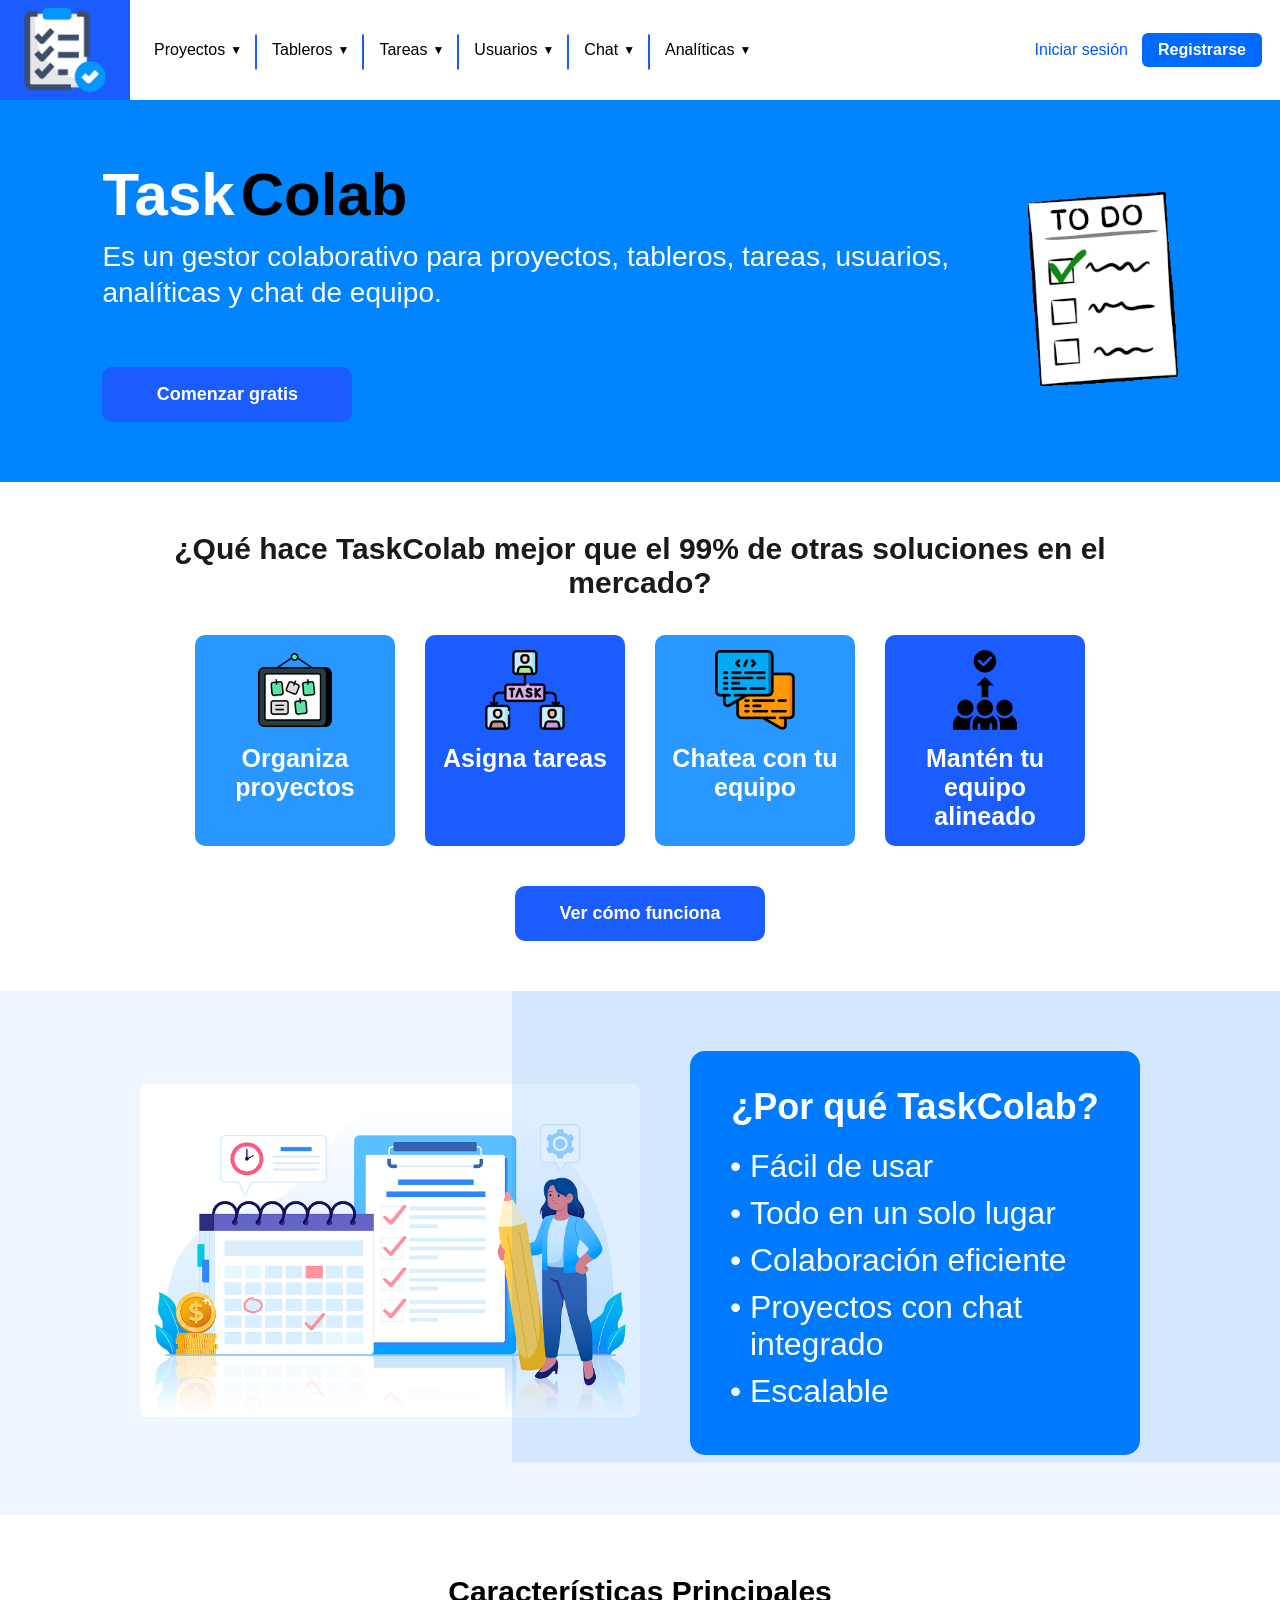
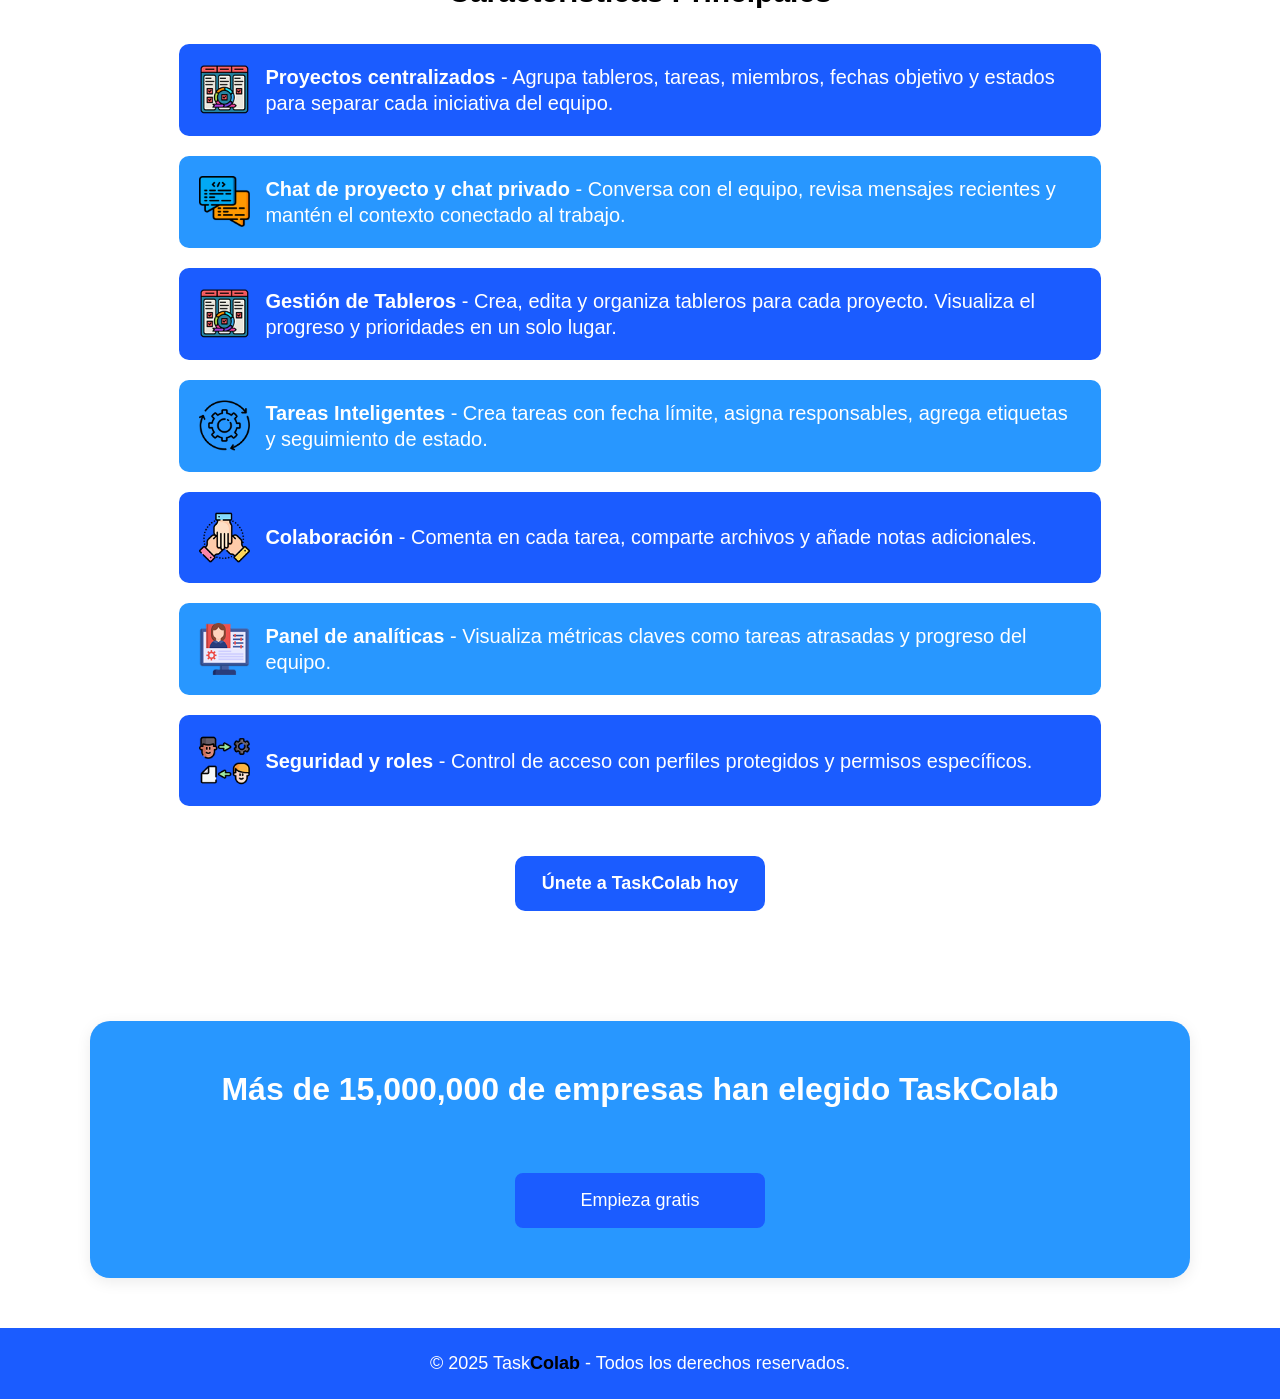
<file: index.html>
<!DOCTYPE html>
<html lang="es">
<head>
    <meta charset="UTF-8">
    <meta name="viewport" content="width=device-width, initial-scale=1.0">
    <meta http-equiv="Cache-Control" content="no-store, no-cache, must-revalidate">
    <meta http-equiv="Pragma" content="no-cache">
    <meta http-equiv="Expires" content="0">
    <title>TaskColab</title>
    <link rel="icon" type="image/png" href="assets/img/logo.png">
    <link rel="apple-touch-icon" href="assets/img/logo.png">
    <link rel="stylesheet" href="assets/styles/main.css?v=20260528-2">
</head>
<body>
    <!-- NAVBAR -->
        <header class="header">
        <div class="logo-box-todo">
            <img src="./assets/img/logo.png" width="30" alt="logo_tareas" class="logo">
        </div>

        <nav class="nav-container">
            <div class="nav-links">

                <div class="nav-item dropdown">
                    <a class="dropdown-toggle">
                    Proyectos <span class="arrow">▼</span>
                    </a>
                    <div class="dropdown-menu">
                        <a href="./view/proyectos.html"><h4>Espacios de proyecto</h4></a>
                        <p>Centraliza tableros, tareas, responsables, fechas y avances por iniciativa.</p>
                    </div>
                </div>

                <div class="nav-item dropdown">
                    <a class="dropdown-toggle">
                    Tableros <span class="arrow">▼</span>
                    </a>
                    <div class="dropdown-menu">
                        <a href="./view/tablero.html"><h4>Administración de tableros</h4></a>
                        <p>Consulta, crea, elimina o edita tus tableros</p>
                    </div>
                </div>

                <div class="nav-item dropdown">
                    <a class="dropdown-toggle">
                    Tareas <span class="arrow">▼</span>
                    </a>
                    <div class="dropdown-menu">
                        <a href="./view/tareas.html"><h4>Gestionar tareas</h4></a>
                        <p>Crea, asigna y monitorea tus tareas de forma sencilla.</p>
                    </div>
                </div>

                <div class="nav-item dropdown">
                    <a class="dropdown-toggle">
                    Usuarios <span class="arrow">▼</span>
                    </a>
                    <div class="dropdown-menu">
                <a href="./view/usuarios.html"><h4>Gestión de usuarios</h4></a>
                        <p>Crea y edita tu usuario dentro de tus tableros.</p>
                    </div>
                </div>

                <div class="nav-item dropdown">
                    <a class="dropdown-toggle">
                    Chat <span class="arrow">▼</span>
                    </a>
                    <div class="dropdown-menu">
                        <a href="./view/chat.html"><h4>Mensajería del equipo</h4></a>
                        <p>Abre chats privados o conversaciones por proyecto para decidir sin salir del sistema.</p>
                    </div>
                </div>

                <div class="nav-item dropdown">
                    <a class="dropdown-toggle">
                    Analíticas <span class="arrow">▼</span>
                    </a>
                    <div class="dropdown-menu">
                        <a  href="./view/reportes.html"><h4>Panel de analíticas</h4></a>
                        <p>Visualizar el progreso, análiza el rendimiento y mejora la productividad de tu equipo.</p>
                    </div>
                </div>

            </div>

            <div class="nav-actions">
                <a href="./view/login.html" class="login">Iniciar sesión</a>
                <a href="./view/registro.html">
                    <button class="btn-primary">Registrarse</button>
                </a>
            </div>
        </nav>
    </header>

    <!-- HERO SECTION -->
    <section class="hero">
        <div class="hero-content">
            <h1 class="title">Task<span>Colab</span></h1>
            <p class="subtitle">
                Es un gestor colaborativo para proyectos, tableros, tareas, usuarios, analíticas y chat de equipo.
            </p>
            <a href="./view/registro.html">
                <button class="btn-secondary">Comenzar gratis</button>
            </a>
            
        </div>
        <div class="hero-img">
            <img src="assets/img/checklist.gif" alt="Imagen de checklist">
        </div>
    </section>

    <!-- FEATURES -->
    <section class="features">
        <h2>¿Qué hace TaskColab mejor que el 99% de otras soluciones en el mercado?</h2>
        <div class="features-grid">
            <div class="feature-item">
                <img src="assets/img/admintableros.png" alt="imagen de un tablero">
                <p>Organiza proyectos</p>
            </div>
            <div class="feature-item">
                <img src="assets/img/img_tareas.png" alt="Imagen de tareas">
                <p>Asigna tareas</p>
            </div>
            <div class="feature-item">
                <img src="assets/img/img_comenta.png" alt="Imagen de comentarios">
                <p>Chatea con tu equipo</p>
            </div>
            <div class="feature-item">
                <img src="assets/img/img_equipo.png" alt="Imagen de equipo">
                <p>Mantén tu equipo alineado</p>
            </div>
        </div>
        <a href="view/registro.html">
            <button class="btn-secondary">Ver cómo funciona</button>
        </a>
        
    </section>

    <!-- WHY SECTION -->
    <section class="why">
        <div class="why-img">
            <img src="assets/img/6272295 1.png" alt="Imagen de colaboración">
        </div>
        <div class="why-text">
            <h3>¿Por qué TaskColab?</h3>
            <ul>
                <li>Fácil de usar</li>
                <li>Todo en un solo lugar</li>
                <li>Colaboración eficiente</li>
                <li>Proyectos con chat integrado</li>
                <li>Escalable</li>
            </ul>
        </div>
    </section>

    <!-- MAIN FEATURES -->
    <section class="main-features">
        <h3>Características Principales</h3>
        <div class="main-features-list">
            <div class="feature-card">
                <img src="assets/img/12634706 1.png" alt="">
                <p><strong>Proyectos centralizados</strong> - Agrupa tableros, tareas, miembros, fechas objetivo y estados para separar cada iniciativa del equipo.</p>
            </div>
            <div class="feature-card">
                <img src="assets/img/img_comenta.png" alt="">
                <p><strong>Chat de proyecto y chat privado</strong> - Conversa con el equipo, revisa mensajes recientes y mantén el contexto conectado al trabajo.</p>
            </div>
            <div class="feature-card">
                <img src="assets/img/12634706 1.png" alt="">
                <p><strong>Gestión de Tableros</strong> - Crea, edita y organiza tableros para cada proyecto. Visualiza el progreso y prioridades en un solo lugar.</p>
            </div>
            <div class="feature-card">
                <img src="assets/img/2043061 1.png" alt="">
                <p><strong>Tareas Inteligentes</strong> - Crea tareas con fecha límite, asigna responsables, agrega etiquetas y seguimiento de estado.</p>
            </div>
            <div class="feature-card">
                <img src="assets/img/1534938 1.png" alt="">
                <p><strong>Colaboración</strong> - Comenta en cada tarea, comparte archivos y añade notas adicionales.</p>
            </div>
            <div class="feature-card">
                <img src="assets/img/10061684 1.png" alt="">
                <p><strong>Panel de analíticas</strong> - Visualiza métricas claves como tareas atrasadas y progreso del equipo.</p>
            </div>
            <div class="feature-card">
                <img src="assets/img/7179293 1.png" alt="">
                <p><strong>Seguridad y roles</strong> - Control de acceso con perfiles protegidos y permisos específicos.</p>
            </div>
        </div>
        <a href="view/registro.html">
            <button class="btn-primary">Únete a TaskColab hoy</button>
        </a>
        
    </section>

    <!-- CTA -->
    <section class="cta">
        <p>Más de <strong>15,000,000</strong> de empresas han elegido <strong>TaskColab</strong></p>
        <a href="view/registro.html">
            <button class="btn-secondary">Empieza gratis</button>
        </a>
        
    </section>

    <!-- FOOTER -->
    <footer class="footer">
        <p>© 2025 Task<span class="colab-black">Colab</span> - Todos los derechos reservados.</p>
    </footer>

    <script src="./assets/javascript/menu.js?v=20260528-2"></script>
</body>
</html>
</file>
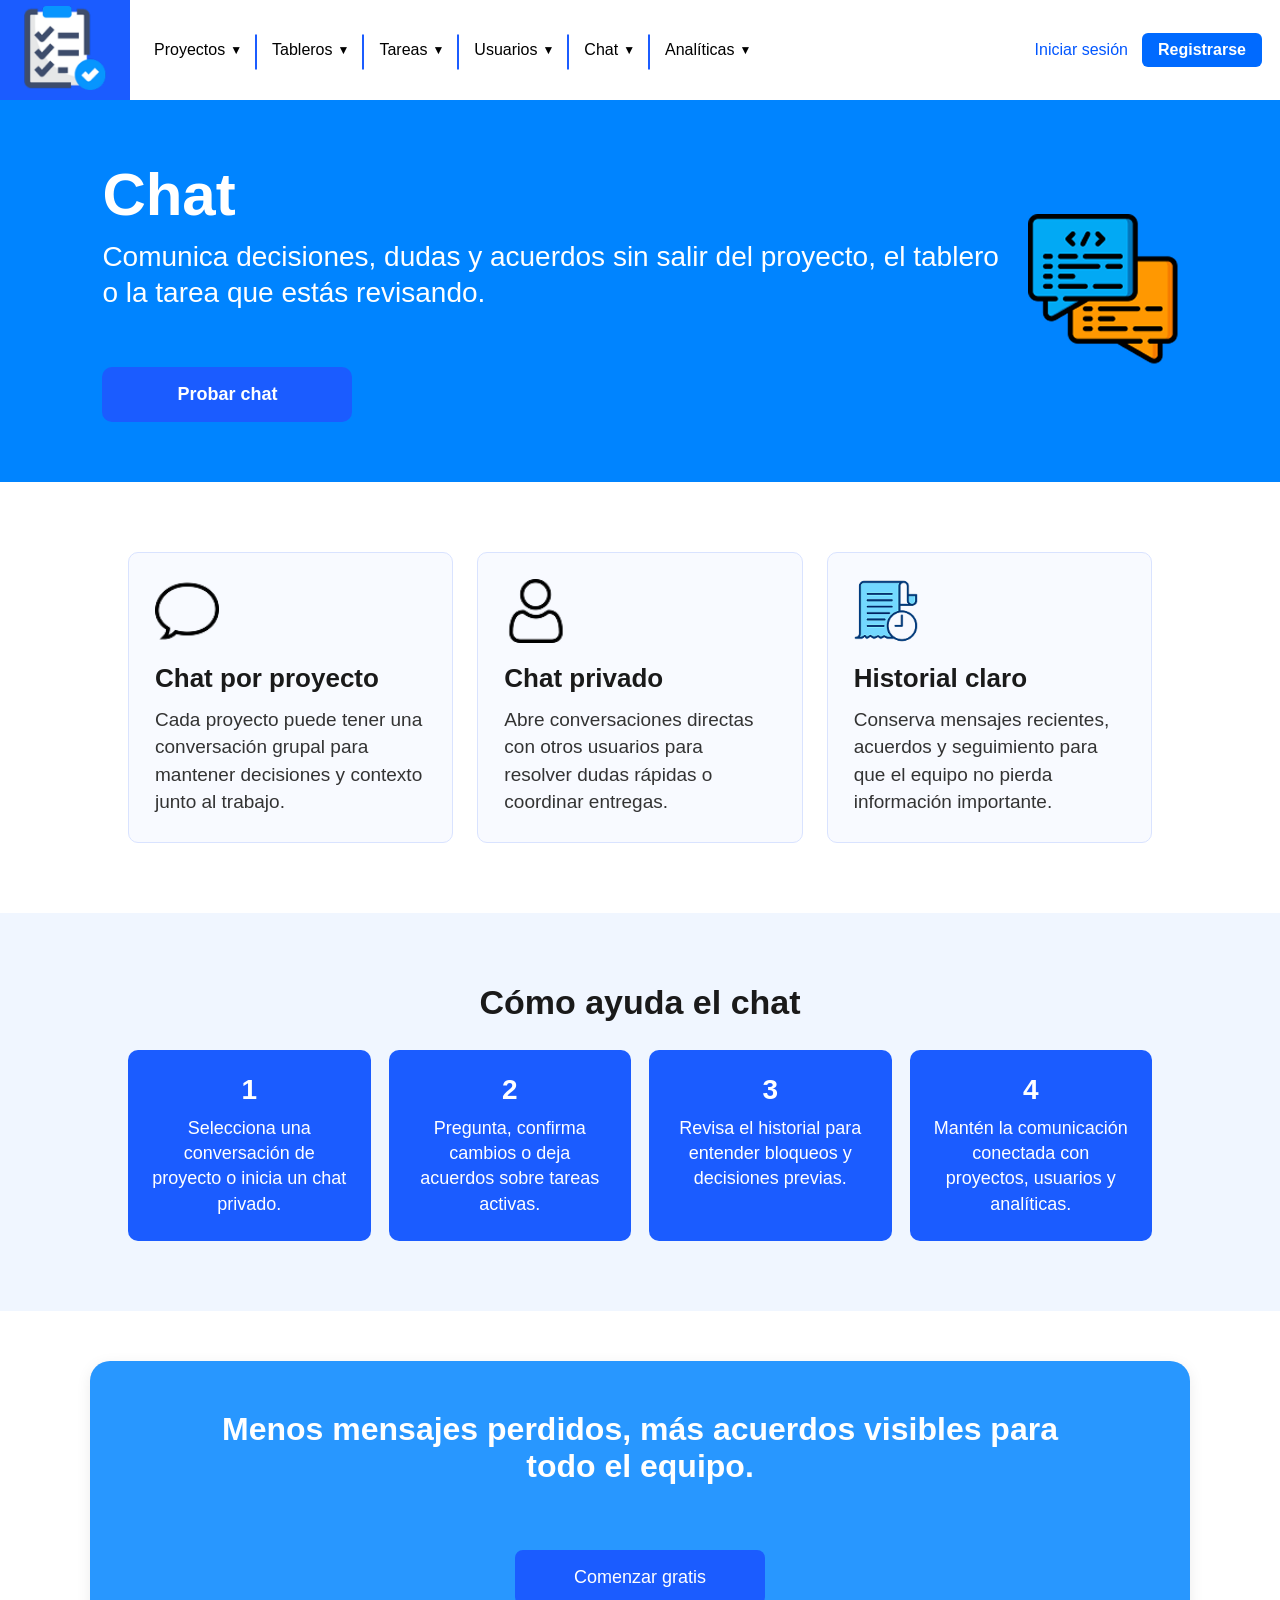
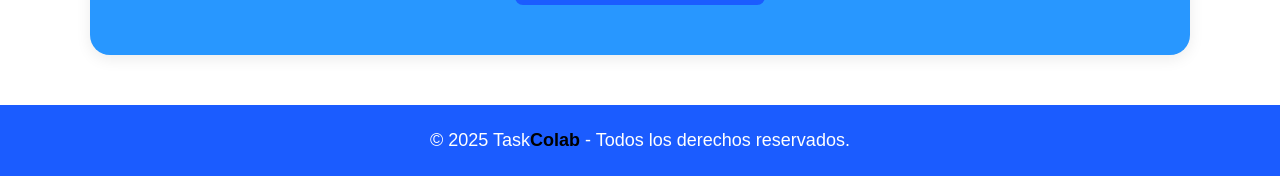
<file: view/chat.html>
<!DOCTYPE html>
<html lang="es">
<head>
    <meta charset="UTF-8">
    <meta name="viewport" content="width=device-width, initial-scale=1.0">
    <title>Chat</title>
    <link rel="icon" type="image/png" href="../assets/img/logo.png">
    <link rel="apple-touch-icon" href="../assets/img/logo.png">
    <link rel="stylesheet" href="../assets/styles/main.css">
</head>
<body>
    <header class="header">
        <div class="logo-box-todo">
            <a href="../index.html">
                <img src="../assets/img/logo.png" width="30" alt="logo_tareas" class="logo">
            </a>
        </div>

        <nav class="nav-container">
            <div class="nav-links">
                <div class="nav-item dropdown">
                    <a class="dropdown-toggle">Proyectos <span class="arrow">▼</span></a>
                    <div class="dropdown-menu">
                        <a href="../view/proyectos.html"><h4>Espacios de proyecto</h4></a>
                        <p>Centraliza tableros, tareas, miembros, fechas y avances.</p>
                    </div>
                </div>

                <div class="nav-item dropdown">
                    <a class="dropdown-toggle">Tableros <span class="arrow">▼</span></a>
                    <div class="dropdown-menu">
                        <a href="../view/tablero.html"><h4>Administración de tableros</h4></a>
                        <p>Consulta, crea, elimina o edita tus tableros.</p>
                    </div>
                </div>

                <div class="nav-item dropdown">
                    <a class="dropdown-toggle">Tareas <span class="arrow">▼</span></a>
                    <div class="dropdown-menu">
                        <a href="../view/tareas.html"><h4>Gestionar tareas</h4></a>
                        <p>Crea, asigna y monitorea tus tareas de forma sencilla.</p>
                    </div>
                </div>

                <div class="nav-item dropdown">
                    <a class="dropdown-toggle">Usuarios <span class="arrow">▼</span></a>
                    <div class="dropdown-menu">
                        <a href="../view/usuarios.html"><h4>Gestión de usuarios</h4></a>
                        <p>Crea y edita usuarios dentro de tus equipos.</p>
                    </div>
                </div>

                <div class="nav-item dropdown">
                    <a class="dropdown-toggle">Chat <span class="arrow">▼</span></a>
                    <div class="dropdown-menu">
                        <a href="../view/chat.html"><h4>Mensajería del equipo</h4></a>
                        <p>Conversa por proyecto o de forma privada.</p>
                    </div>
                </div>

                <div class="nav-item dropdown">
                    <a class="dropdown-toggle">Analíticas <span class="arrow">▼</span></a>
                    <div class="dropdown-menu">
                        <a href="../view/reportes.html"><h4>Panel de analíticas</h4></a>
                        <p>Analiza progreso, rendimiento y productividad.</p>
                    </div>
                </div>
            </div>

            <div class="nav-actions">
                <a href="../view/login.html" class="login">Iniciar sesión</a>
                <a href="../view/registro.html">
                    <button class="btn-primary">Registrarse</button>
                </a>
            </div>
        </nav>
    </header>

    <section class="hero">
        <div class="hero-content">
            <h1 class="title">Chat</h1>
            <p class="subtitle">
                Comunica decisiones, dudas y acuerdos sin salir del proyecto, el tablero o la tarea que estás revisando.
            </p>
            <a href="../view/registro.html">
                <button class="btn-secondary">Probar chat</button>
            </a>
        </div>
        <div class="hero-img">
            <img src="../assets/img/img_comenta.png" alt="Imagen de chat">
        </div>
    </section>

    <section class="module-info">
        <div class="module-info-grid">
            <article class="module-info-card">
                <img src="../assets/img/coment-task.png" alt="Chat de proyecto">
                <h3>Chat por proyecto</h3>
                <p>Cada proyecto puede tener una conversación grupal para mantener decisiones y contexto junto al trabajo.</p>
            </article>
            <article class="module-info-card">
                <img src="../assets/img/usuario-task.png" alt="Chat privado">
                <h3>Chat privado</h3>
                <p>Abre conversaciones directas con otros usuarios para resolver dudas rápidas o coordinar entregas.</p>
            </article>
            <article class="module-info-card">
                <img src="../assets/img/historial-reportes.png" alt="Historial">
                <h3>Historial claro</h3>
                <p>Conserva mensajes recientes, acuerdos y seguimiento para que el equipo no pierda información importante.</p>
            </article>
        </div>
    </section>

    <section class="module-flow">
        <h3>Cómo ayuda el chat</h3>
        <div class="module-flow-list">
            <div class="module-flow-step">
                <strong>1</strong>
                <p>Selecciona una conversación de proyecto o inicia un chat privado.</p>
            </div>
            <div class="module-flow-step">
                <strong>2</strong>
                <p>Pregunta, confirma cambios o deja acuerdos sobre tareas activas.</p>
            </div>
            <div class="module-flow-step">
                <strong>3</strong>
                <p>Revisa el historial para entender bloqueos y decisiones previas.</p>
            </div>
            <div class="module-flow-step">
                <strong>4</strong>
                <p>Mantén la comunicación conectada con proyectos, usuarios y analíticas.</p>
            </div>
        </div>
    </section>

    <section class="cta">
        <p>Menos mensajes perdidos, más acuerdos visibles para todo el equipo.</p>
        <a href="../view/registro.html">
            <button class="btn-secondary">Comenzar gratis</button>
        </a>
    </section>

    <footer class="footer">
        <p>© 2025 Task<span class="colab-black">Colab</span> - Todos los derechos reservados.</p>
    </footer>

    <script src="../assets/javascript/menu.js"></script>
</body>
</html>
</file>
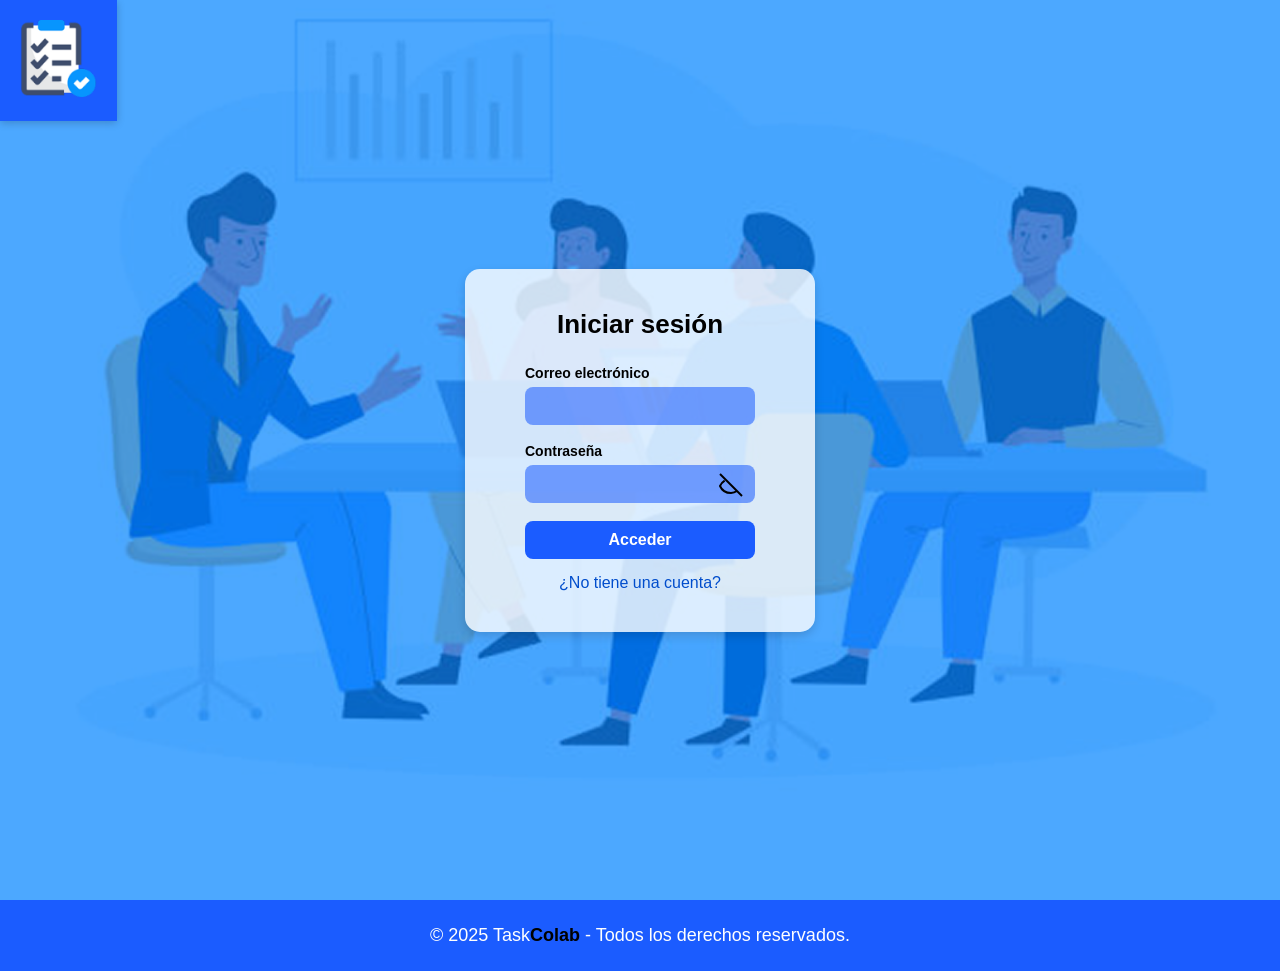
<file: view/login.html>
<!DOCTYPE html>
<html lang="es">
<head>
  <meta charset="UTF-8" />
  <meta name="viewport" content="width=device-width, initial-scale=1.0"/>
  <title>Iniciar sesión - TaskColab</title>
  <link rel="icon" type="image/png" href="../assets/img/logo.png">
  <link rel="apple-touch-icon" href="../assets/img/logo.png">
  <link rel="stylesheet" href="../assets/styles/main.css" />
</head>
<body>
  <div class="login-background">
    <header class="logo-header">
      <a href="../index.html"><img src="../assets/img/logo.png" alt="Logo TaskColab"></a>
    </header>

    <div class="login-card">
      <h2>Iniciar sesión</h2>

      <div id="loginMessage"></div>

      <form id="loginForm" action="../assets/app/AppLogin.php" method="post" novalidate>
        <label for="email">Correo electrónico</label>
        <input type="email" id="email" name="email" required>

        <div class="login-password-wrapper">
          <label for="password">Contraseña</label>
          <input type="password" id="password" name="password" required minlength="8">
          <span class="login-toggle-password">
            <!-- SVG por defecto: ojo cerrado -->
            <svg xmlns="http://www.w3.org/2000/svg" viewBox="0 0 24 24" fill="none" stroke="currentColor" stroke-width="2">
              <path d="M17.94 17.94A10.97 10.97 0 0 1 12 20c-5 0-9.27-3-11-7 1.01-2.21 2.65-4.13 4.66-5.39"/>
              <line x1="1" y1="1" x2="23" y2="23" />
            </svg>
          </span>
        </div>

        <button id="loginBtn" type="submit" class="btn-primary">Acceder</button>

        <a href="registro.html" class="register-link">¿No tiene una cuenta?</a>
      </form>
    </div>
  </div>

  <footer class="footer">
    <p>© 2025 Task<span class="colab-black">Colab</span> - Todos los derechos reservados.</p>
  </footer>

  <script src="../assets/javascript/menu.js?v=20260516-3" defer></script>
  <script src="../assets/javascript/toasts.js" defer></script>
  <script src="../assets/javascript/messages.js?v=20260516-3" defer></script>
</body>
</html>
</file>
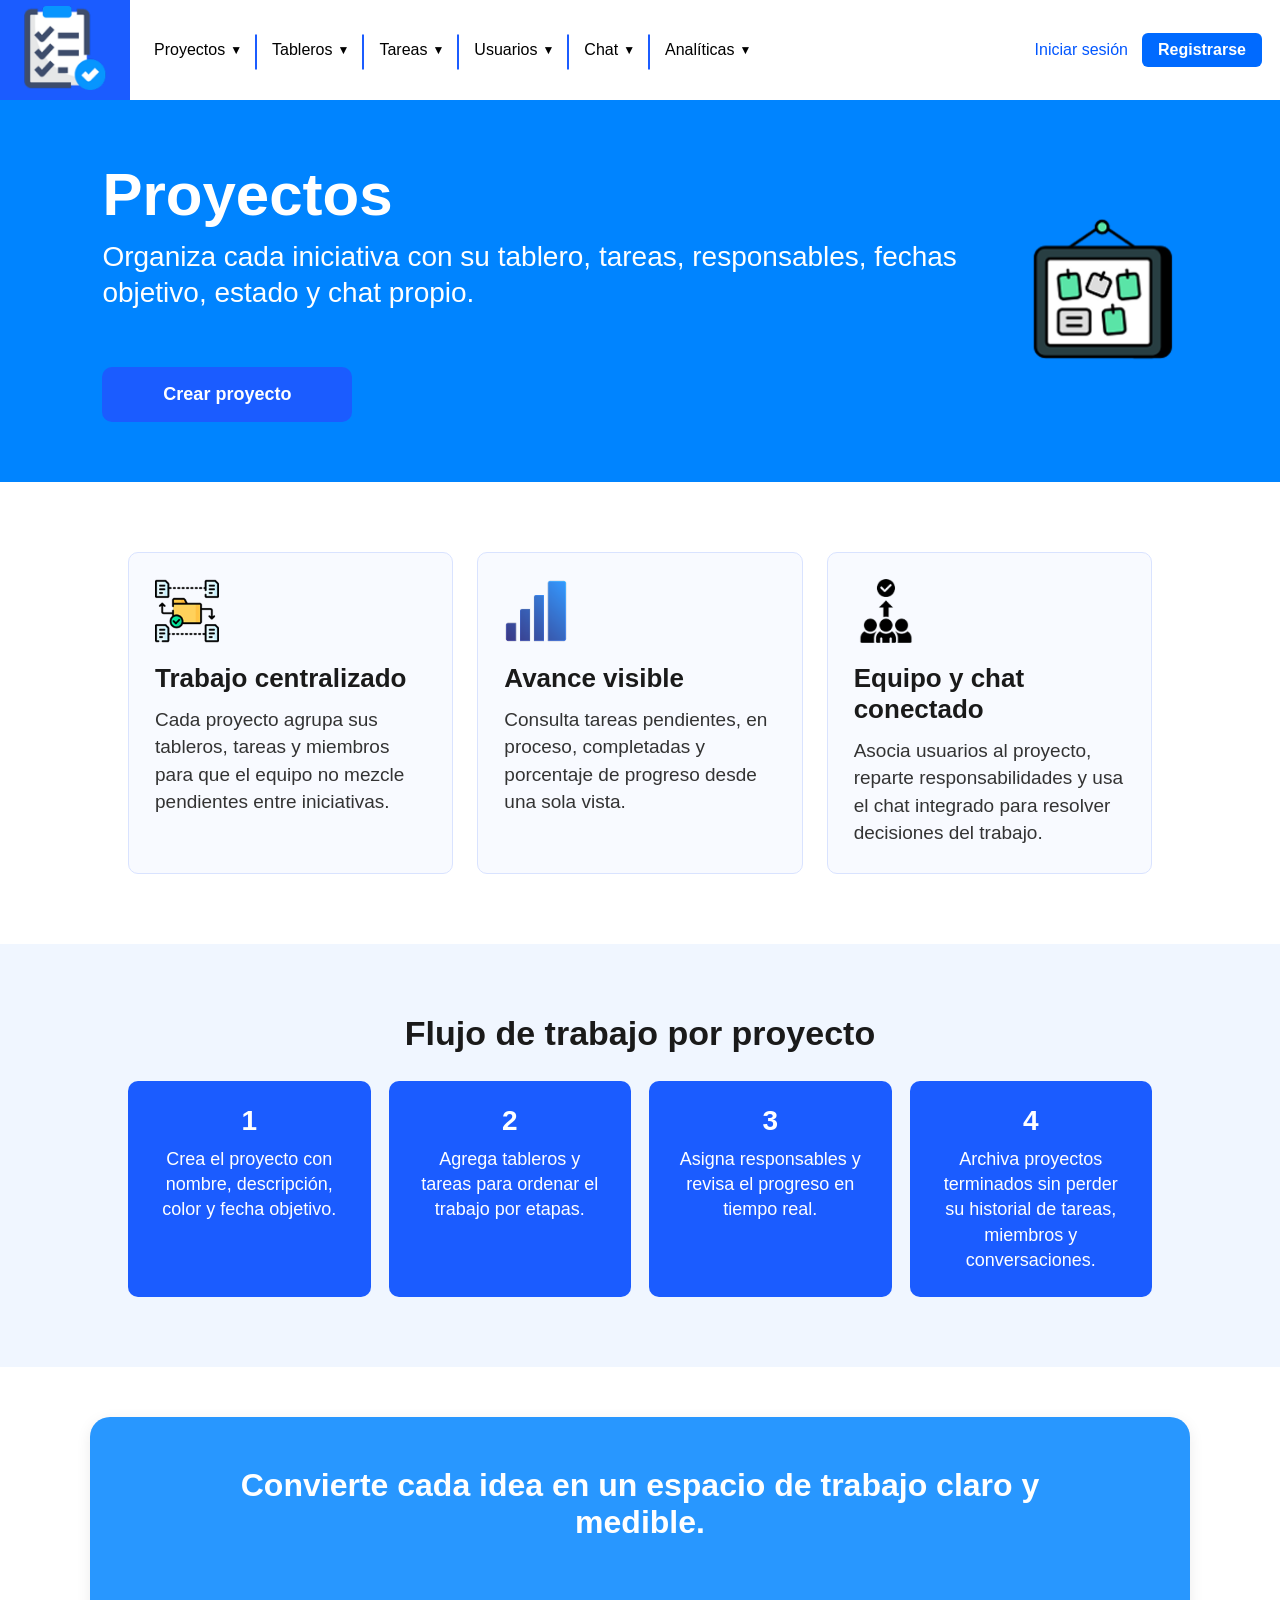
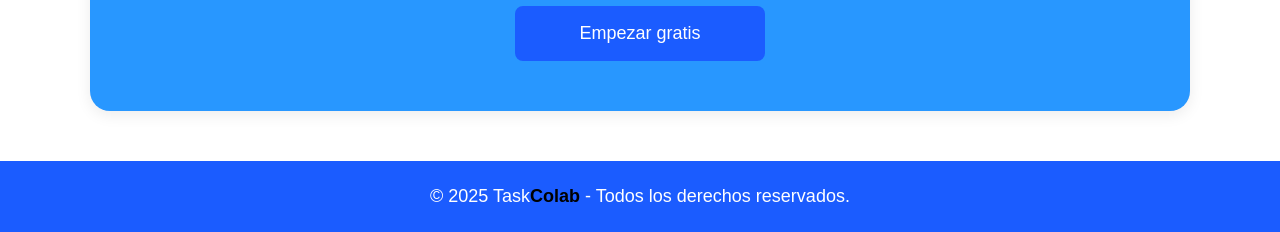
<file: view/proyectos.html>
<!DOCTYPE html>
<html lang="es">
<head>
    <meta charset="UTF-8">
    <meta name="viewport" content="width=device-width, initial-scale=1.0">
    <title>Proyectos</title>
    <link rel="icon" type="image/png" href="../assets/img/logo.png">
    <link rel="apple-touch-icon" href="../assets/img/logo.png">
    <link rel="stylesheet" href="../assets/styles/main.css">
</head>
<body>
    <header class="header">
        <div class="logo-box-todo">
            <a href="../index.html">
                <img src="../assets/img/logo.png" width="30" alt="logo_tareas" class="logo">
            </a>
        </div>

        <nav class="nav-container">
            <div class="nav-links">
                <div class="nav-item dropdown">
                    <a class="dropdown-toggle">Proyectos <span class="arrow">▼</span></a>
                    <div class="dropdown-menu">
                        <a href="../view/proyectos.html"><h4>Espacios de proyecto</h4></a>
                        <p>Centraliza tableros, tareas, miembros, fechas y avances.</p>
                    </div>
                </div>

                <div class="nav-item dropdown">
                    <a class="dropdown-toggle">Tableros <span class="arrow">▼</span></a>
                    <div class="dropdown-menu">
                        <a href="../view/tablero.html"><h4>Administración de tableros</h4></a>
                        <p>Consulta, crea, elimina o edita tus tableros.</p>
                    </div>
                </div>

                <div class="nav-item dropdown">
                    <a class="dropdown-toggle">Tareas <span class="arrow">▼</span></a>
                    <div class="dropdown-menu">
                        <a href="../view/tareas.html"><h4>Gestionar tareas</h4></a>
                        <p>Crea, asigna y monitorea tus tareas de forma sencilla.</p>
                    </div>
                </div>

                <div class="nav-item dropdown">
                    <a class="dropdown-toggle">Usuarios <span class="arrow">▼</span></a>
                    <div class="dropdown-menu">
                        <a href="../view/usuarios.html"><h4>Gestión de usuarios</h4></a>
                        <p>Crea y edita usuarios dentro de tus equipos.</p>
                    </div>
                </div>

                <div class="nav-item dropdown">
                    <a class="dropdown-toggle">Chat <span class="arrow">▼</span></a>
                    <div class="dropdown-menu">
                        <a href="../view/chat.html"><h4>Mensajería del equipo</h4></a>
                        <p>Conversa por proyecto o de forma privada.</p>
                    </div>
                </div>

                <div class="nav-item dropdown">
                    <a class="dropdown-toggle">Analíticas <span class="arrow">▼</span></a>
                    <div class="dropdown-menu">
                        <a href="../view/reportes.html"><h4>Panel de analíticas</h4></a>
                        <p>Analiza progreso, rendimiento y productividad.</p>
                    </div>
                </div>
            </div>

            <div class="nav-actions">
                <a href="../view/login.html" class="login">Iniciar sesión</a>
                <a href="../view/registro.html">
                    <button class="btn-primary">Registrarse</button>
                </a>
            </div>
        </nav>
    </header>

    <section class="hero">
        <div class="hero-content">
            <h1 class="title">Proyectos</h1>
            <p class="subtitle">
                Organiza cada iniciativa con su tablero, tareas, responsables, fechas objetivo, estado y chat propio.
            </p>
            <a href="../view/registro.html">
                <button class="btn-secondary">Crear proyecto</button>
            </a>
        </div>
        <div class="hero-img">
            <img src="../assets/img/admintableros.png" alt="Imagen de proyectos">
        </div>
    </section>

    <section class="module-info">
        <div class="module-info-grid">
            <article class="module-info-card">
                <img src="../assets/img/organiza-task.png" alt="Organización">
                <h3>Trabajo centralizado</h3>
                <p>Cada proyecto agrupa sus tableros, tareas y miembros para que el equipo no mezcle pendientes entre iniciativas.</p>
            </article>
            <article class="module-info-card">
                <img src="../assets/img/progreso-reportes.png" alt="Avance">
                <h3>Avance visible</h3>
                <p>Consulta tareas pendientes, en proceso, completadas y porcentaje de progreso desde una sola vista.</p>
            </article>
            <article class="module-info-card">
                <img src="../assets/img/img_equipo.png" alt="Equipo">
                <h3>Equipo y chat conectado</h3>
                <p>Asocia usuarios al proyecto, reparte responsabilidades y usa el chat integrado para resolver decisiones del trabajo.</p>
            </article>
        </div>
    </section>

    <section class="module-flow">
        <h3>Flujo de trabajo por proyecto</h3>
        <div class="module-flow-list">
            <div class="module-flow-step">
                <strong>1</strong>
                <p>Crea el proyecto con nombre, descripción, color y fecha objetivo.</p>
            </div>
            <div class="module-flow-step">
                <strong>2</strong>
                <p>Agrega tableros y tareas para ordenar el trabajo por etapas.</p>
            </div>
            <div class="module-flow-step">
                <strong>3</strong>
                <p>Asigna responsables y revisa el progreso en tiempo real.</p>
            </div>
            <div class="module-flow-step">
                <strong>4</strong>
                <p>Archiva proyectos terminados sin perder su historial de tareas, miembros y conversaciones.</p>
            </div>
        </div>
    </section>

    <section class="cta">
        <p>Convierte cada idea en un espacio de trabajo claro y medible.</p>
        <a href="../view/registro.html">
            <button class="btn-secondary">Empezar gratis</button>
        </a>
    </section>

    <footer class="footer">
        <p>© 2025 Task<span class="colab-black">Colab</span> - Todos los derechos reservados.</p>
    </footer>

    <script src="../assets/javascript/menu.js"></script>
</body>
</html>
</file>
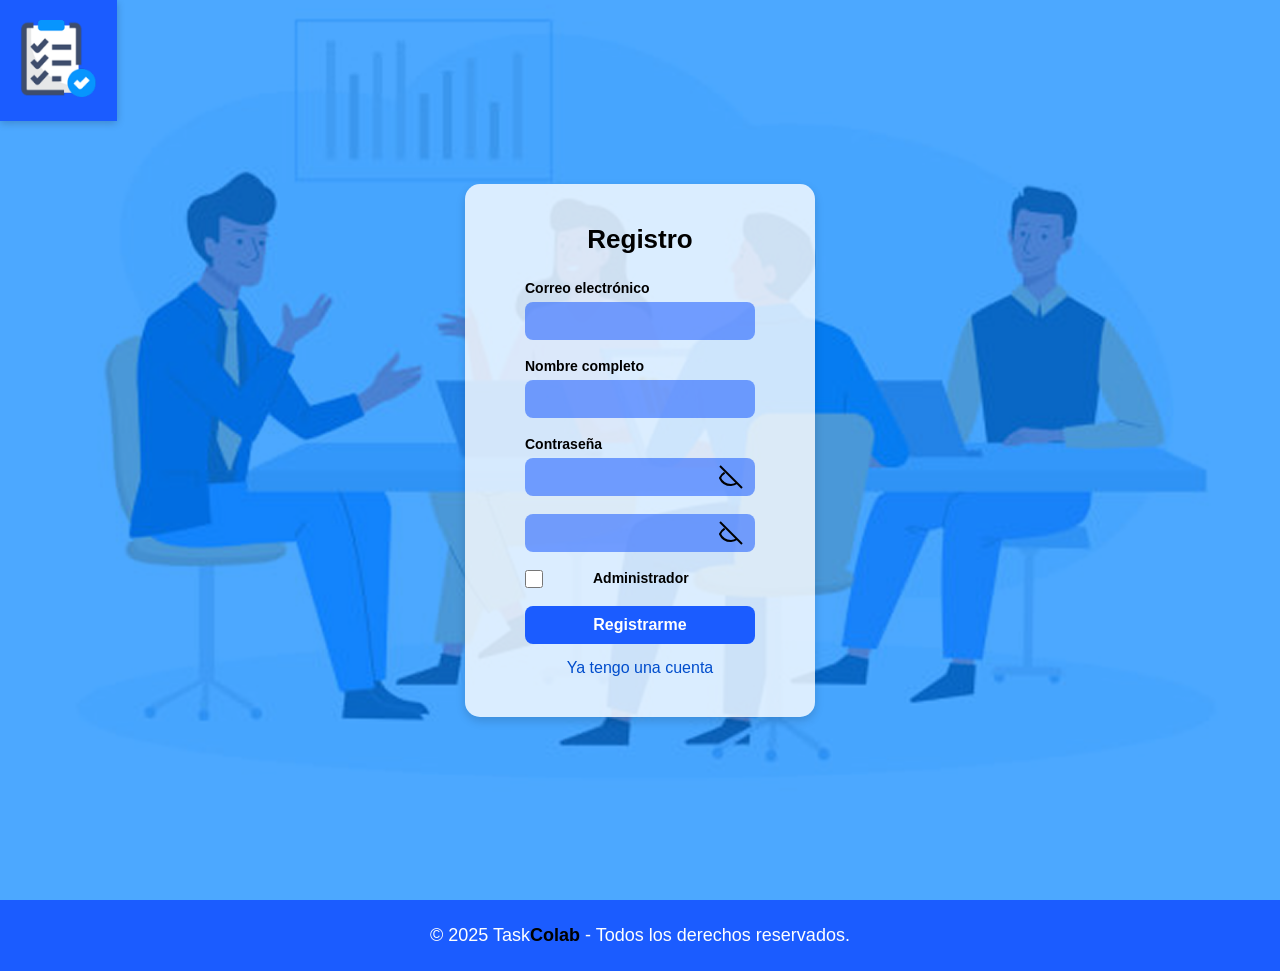
<file: view/registro.html>
<!DOCTYPE html>
<html lang="es">
<head>
  <meta charset="UTF-8" />
  <meta name="viewport" content="width=device-width, initial-scale=1.0"/>
  <title>Registro - TaskColab</title>
  <link rel="icon" type="image/png" href="../assets/img/logo.png">
  <link rel="apple-touch-icon" href="../assets/img/logo.png">
  <link rel="stylesheet" href="../assets/styles/main.css" />
</head>
<body>
  <div class="login-background">
    <header class="logo-header">
      <a href="../index.html"><img src="../assets/img/logo.png" alt="Logo TaskColab"></a>
    </header>

    <div class="login-card">
      <h2>Registro</h2>

      <div id="messageContainer"></div>

      <form id="registerForm" action="../assets/app/AppRegister.php" method="post" novalidate>
        <label for="email">Correo electrónico</label>
        <input type="email" id="email" name="email" required>

        <label for="username">Nombre completo</label>
        <input type="text" id="username" name="name" required>

      <label for="password">Contraseña</label>
      <div class="password-wrapper">
        <input type="password" id="password" name="password" required minlength="8">
        <span class="toggle-password">
          <!-- SVG por defecto: ojo cerrado -->
          <svg xmlns="http://www.w3.org/2000/svg" viewBox="0 0 24 24" fill="none" stroke="currentColor" stroke-width="2">
            <path d="M17.94 17.94A10.97 10.97 0 0 1 12 20c-5 0-9.27-3-11-7 1.01-2.21 2.65-4.13 4.66-5.39"/>
            <line x1="1" y1="1" x2="23" y2="23" />
          </svg>
        </span>
      </div>

      <div class="password-wrapper">
        <input type="password" id="confirm-password" name="confirm_password" required minlength="8">
        <span class="toggle-password">
          <svg xmlns="http://www.w3.org/2000/svg" viewBox="0 0 24 24" fill="none" stroke="currentColor" stroke-width="2">
            <path d="M17.94 17.94A10.97 10.97 0 0 1 12 20c-5 0-9.27-3-11-7 1.01-2.21 2.65-4.13 4.66-5.39"/>
            <line x1="1" y1="1" x2="23" y2="23" />
          </svg>
        </span>
      </div>

      <div class="checkbox-line">
          <input type="checkbox" id="is_admin" name="is_admin" value="1">
          <label for="is_admin">Administrador</label>
      </div>

        <button id="registroBtn" type="submit" class="btn-primary">Registrarme</button>

        <a href="login.html" class="register-link">Ya tengo una cuenta</a>
      </form>
    </div>
  </div>

  <footer class="footer">
    <p>© 2025 Task<span class="colab-black">Colab</span> - Todos los derechos reservados.</p>
  </footer>

  <script src="../assets/javascript/menu.js?v=20260516-3" defer></script>
  <script src="../assets/javascript/toasts.js" defer></script>
  <script src="../assets/javascript/messages.js?v=20260516-3" defer></script>
</body>
</html>
</file>
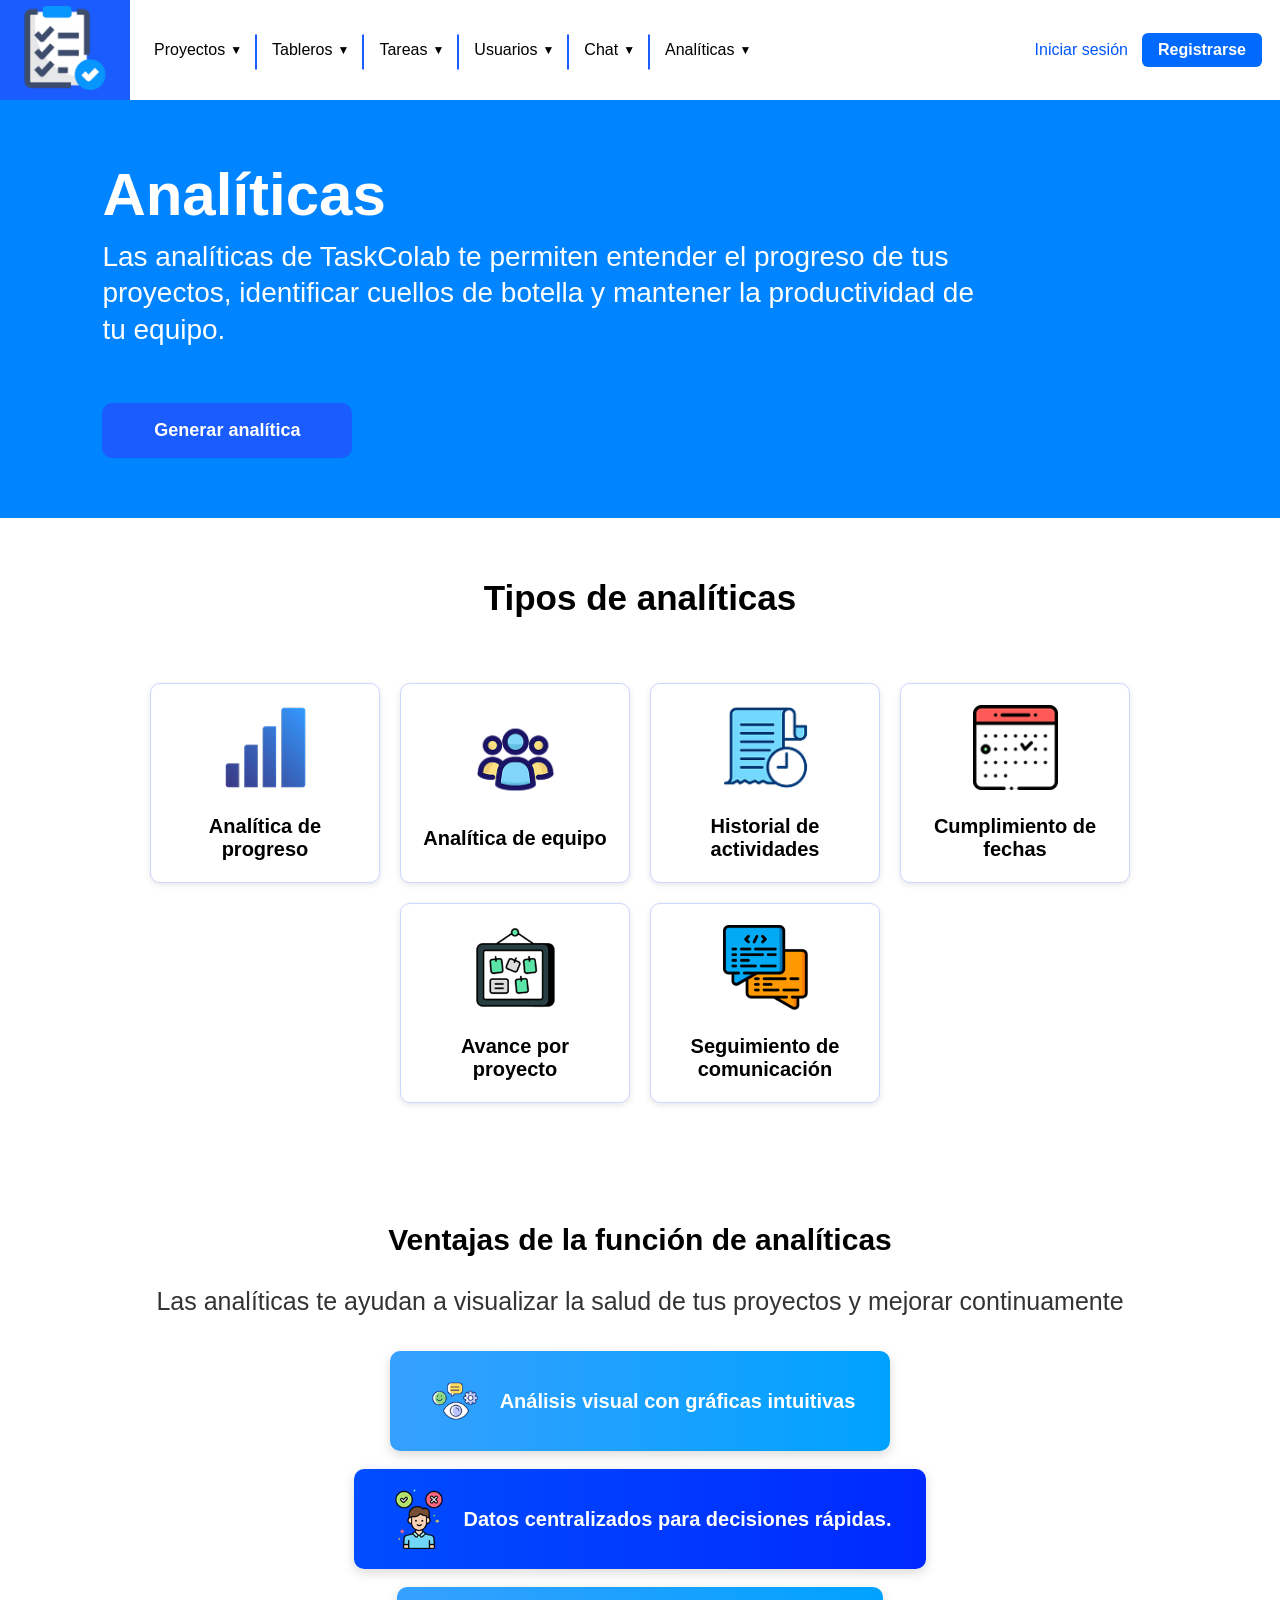
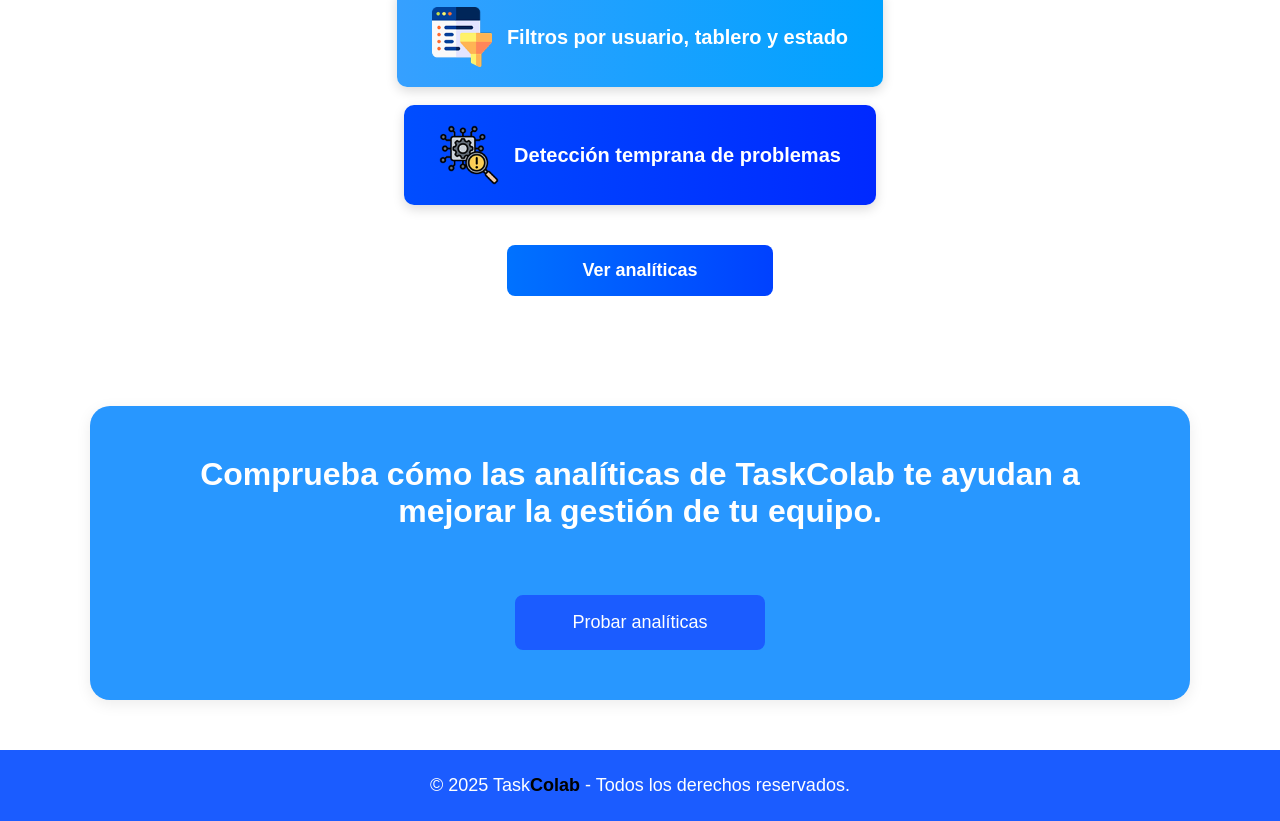
<file: view/reportes.html>
<!DOCTYPE html>
<html lang="es">
<head>
    <meta charset="UTF-8">
    <meta name="viewport" content="width=device-width, initial-scale=1.0">
    <title>Analíticas</title>
    <link rel="icon" type="image/png" href="../assets/img/logo.png">
    <link rel="apple-touch-icon" href="../assets/img/logo.png">
    <link rel="stylesheet" href="../assets/styles/main.css">
</head>
<body>
    <!-- NAVBAR -->
    <header class="header">
        <div class="logo-box-todo">
            <a href="../index.html">
            <img src="../assets/img/logo.png" width="30" alt="logo_tareas" class="logo">
            </a>
        </div>

        <nav class="nav-container">
            <div class="nav-links">

                <div class="nav-item dropdown">
                    <a class="dropdown-toggle">
                    Proyectos <span class="arrow">▼</span>
                    </a>
                    <div class="dropdown-menu">
                        <a href="../view/proyectos.html"><h4>Analíticas por proyecto</h4></a>
                        <p>Consulta avance, responsables y fechas por cada espacio de trabajo.</p>
                    </div>
                </div>

                <div class="nav-item dropdown">
                    <a class="dropdown-toggle">
                    Tableros <span class="arrow">▼</span>
                    </a>
                    <div class="dropdown-menu">
                        <a href="../view/tablero.html"  class="dropdown-toggle"><h4>Administración de tableros</h4></a>
                        <p>Consulta, crea, elimina o edita tus tableros.</p>
                    </div>
                </div>

                <div class="nav-item dropdown">
                    <a class="dropdown-toggle">
                    Tareas <span class="arrow">▼</span>
                    </a>
                    <div class="dropdown-menu">
                        <a href="../view/tareas.html"><h4>Gestionar tareas</h4></a>
                        <p>Crea, asigna y monitorea tus tareas de forma sencilla.</p>
                    </div>
                </div>

                <div class="nav-item dropdown">
                    <a class="dropdown-toggle">
                    Usuarios <span class="arrow">▼</span>
                    </a>
                    <div class="dropdown-menu">
                <a href="../view/usuarios.html"><h4>Gestión de usuarios</h4></a>
                        <p>Crea y edita tu usuario dentro de tus tableros.</p>
                    </div>
                </div>

                <div class="nav-item dropdown">
                    <a class="dropdown-toggle">
                    Chat <span class="arrow">▼</span>
                    </a>
                    <div class="dropdown-menu">
                        <a href="../view/chat.html"><h4>Historial de acuerdos</h4></a>
                        <p>El chat complementa el seguimiento para entender decisiones y bloqueos.</p>
                    </div>
                </div>

                <div class="nav-item dropdown">
                    <a class="dropdown-toggle">
                    Analíticas <span class="arrow">▼</span>
                    </a>
                    <div class="dropdown-menu">
                        <a href="#"><h4>Panel de analíticas</h4></a>
                        <p>Visualizar el progreso, análiza el rendimiento y mejora la productividad de tu equipo.</p>
                    </div>
                </div>

            </div>

            <div class="nav-actions">
                <a href="../view/login.html" class="login">Iniciar sesión</a>
                <a href="../view/registro.html">
                    <button class="btn-primary">Registrarse</button>
                </a>
            </div>
        </nav>
    </header>

    <!-- HERO SECTION -->
    <section class="hero">
        <div class="hero-content">
            <h1 class="title">Analíticas</h1>
            <p class="subtitle">
                Las analíticas de TaskColab te permiten entender el progreso de tus proyectos,
                identificar cuellos de botella y mantener la productividad de tu equipo.
            </p>
            <a href="../view/registro.html">
                <button class="btn-secondary">Generar analítica</button>
            </a>
            
        </div>
    </section>

    <!-- FEACTURES -->
    <section class="features-reportes">
        <div class="features-grid-reportes">
            <h3>Tipos de analíticas</h3>
            <div class="feactures-item-repo">
                <div class="item-header-repo">
                    <img src="../assets/img/progreso-reportes.png" alt="imagen de una grafica de progreso">
                    <p>Analítica de progreso</p>
                </div>
                <div class="item-header-repo">
                    <img src="../assets/img/equipo-reportes.png" alt="imagen de un equipo de trabajo de analíticas">
                    <p>Analítica de equipo</p>
                </div>
                <div class="item-header-repo">
                    <img src="../assets/img/historial-reportes.png" alt="imagen de historial">
                    <p>Historial de actividades</p>
                </div>
                <div class="item-header-repo">
                    <img src="../assets/img/calendario-reportes.png" alt="Imagen de un calendario">
                    <p>Cumplimiento de fechas</p>
                </div>
                <div class="item-header-repo">
                    <img src="../assets/img/admintableros.png" alt="imagen de proyecto">
                    <p>Avance por proyecto</p>
                </div>
                <div class="item-header-repo">
                    <img src="../assets/img/img_comenta.png" alt="imagen de chat">
                    <p>Seguimiento de comunicación</p>
                </div>
            </div>
        </div>
    </section>

    <!-- MAIN FEATURES -->
    <section class="main-features-reportes">
        <h3>Ventajas de la función de analíticas</h3>
        <p>Las analíticas te ayudan a visualizar la salud de 
            tus proyectos y mejorar continuamente
        </p>
        <div class="main-features-list-repo">
            <div class="feature-card-repo">
                <img src="../assets/img/card-reportes1.png" alt="">
                <p>Análisis visual con gráficas intuitivas</p>
            </div>
            <div class="feature-card-repo">
                <img src="../assets/img/card-reportes2.png" alt="">
                <p>Datos centralizados para decisiones rápidas.</p>
            </div>
            <div class="feature-card-repo">
                <img src="../assets/img/card-reportes3.png" alt="">
                <p>Filtros por usuario, tablero y estado</p>
            </div>
            <div class="feature-card-repo">
                <img src="../assets/img/card-reportes4.png" alt="">
                <p>Detección temprana de problemas</p>
            </div>
        </div>
        <a href="../view/registro.html">
            <button class="btn-primary">Ver analíticas</button>
        </a>
    </section>


    <!-- CTA -->
    <section class="cta">
        <p>Comprueba cómo las analíticas de TaskColab te ayudan a mejorar
            la gestión de tu equipo.
        </p>
        <a href="../view/registro.html">
            <button class="btn-secondary">Probar analíticas</button>
        </a>
        
    </section>

    <!-- FOOTER -->
    <footer class="footer">
        <p>© 2025 Task<span class="colab-black">Colab</span> - Todos los derechos reservados.</p>
    </footer>

    <script src="../assets/javascript/menu.js"></script>
</body>
</html>
</file>
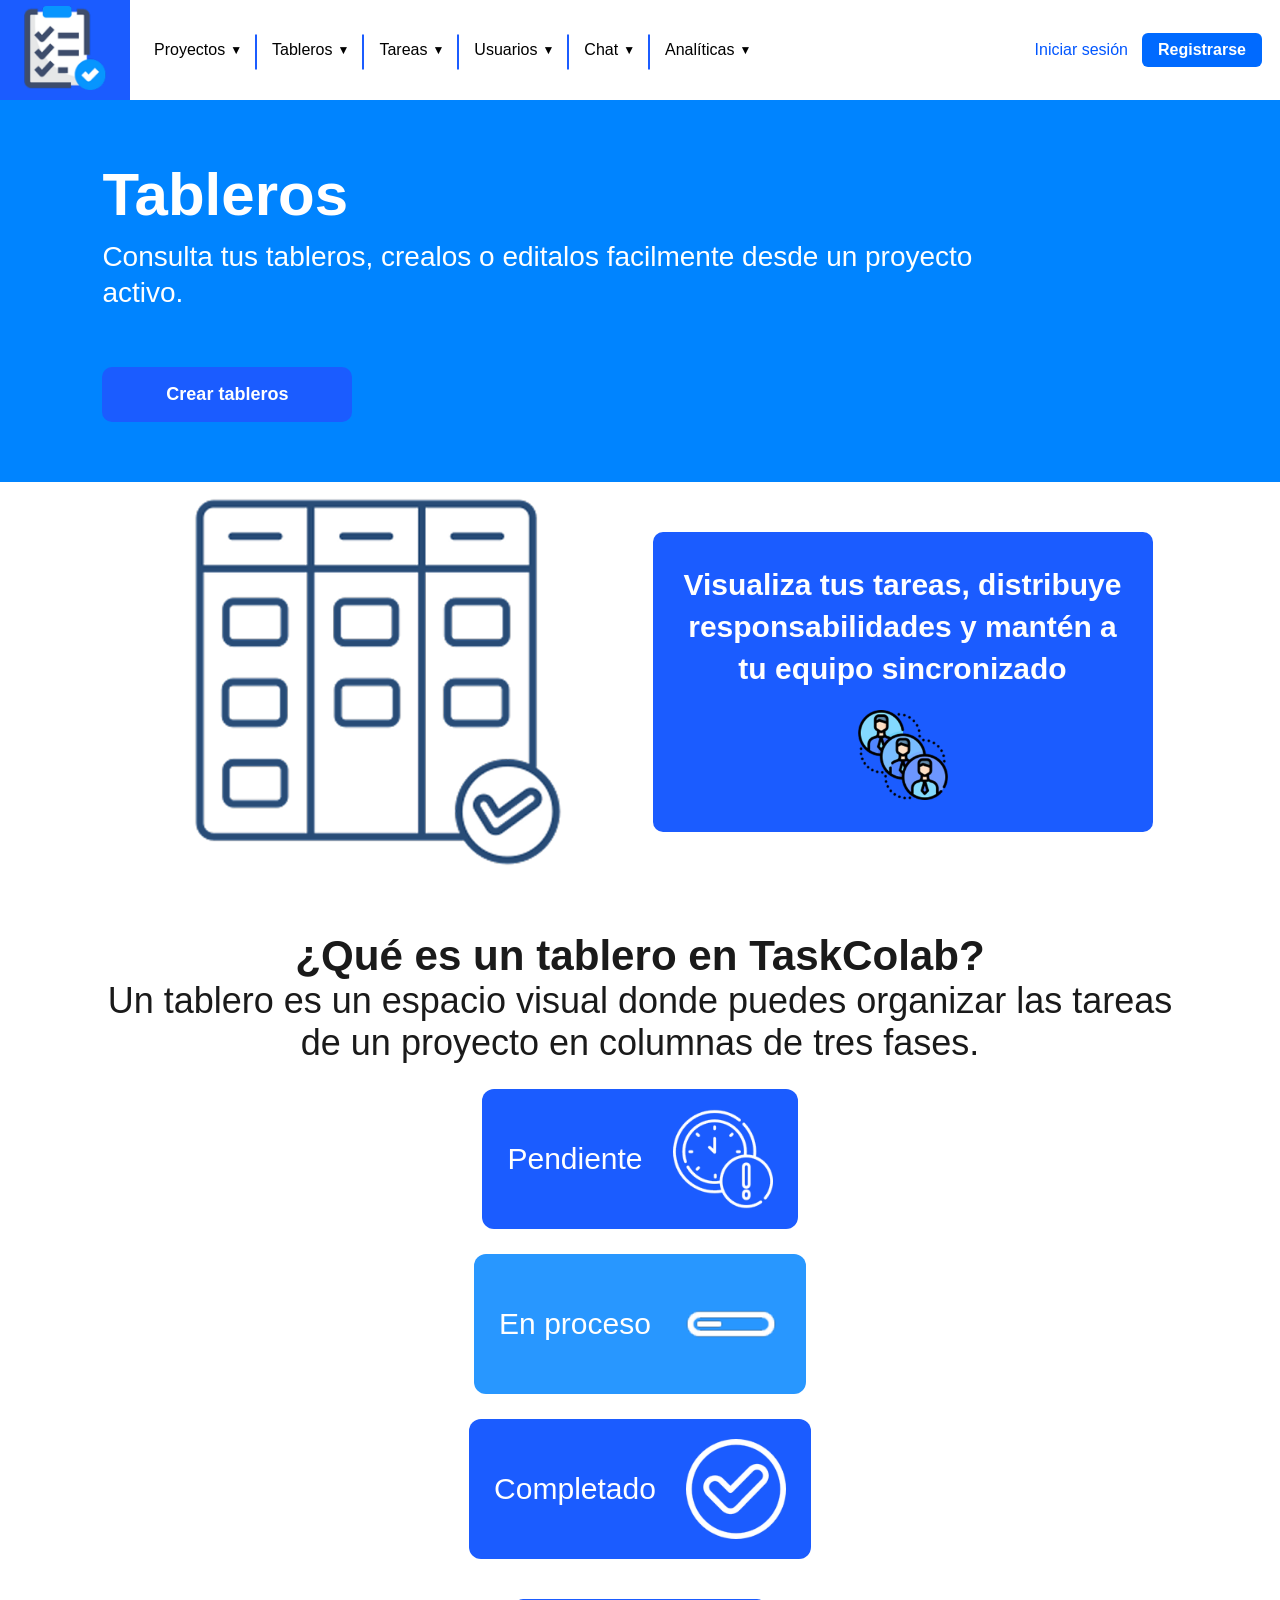
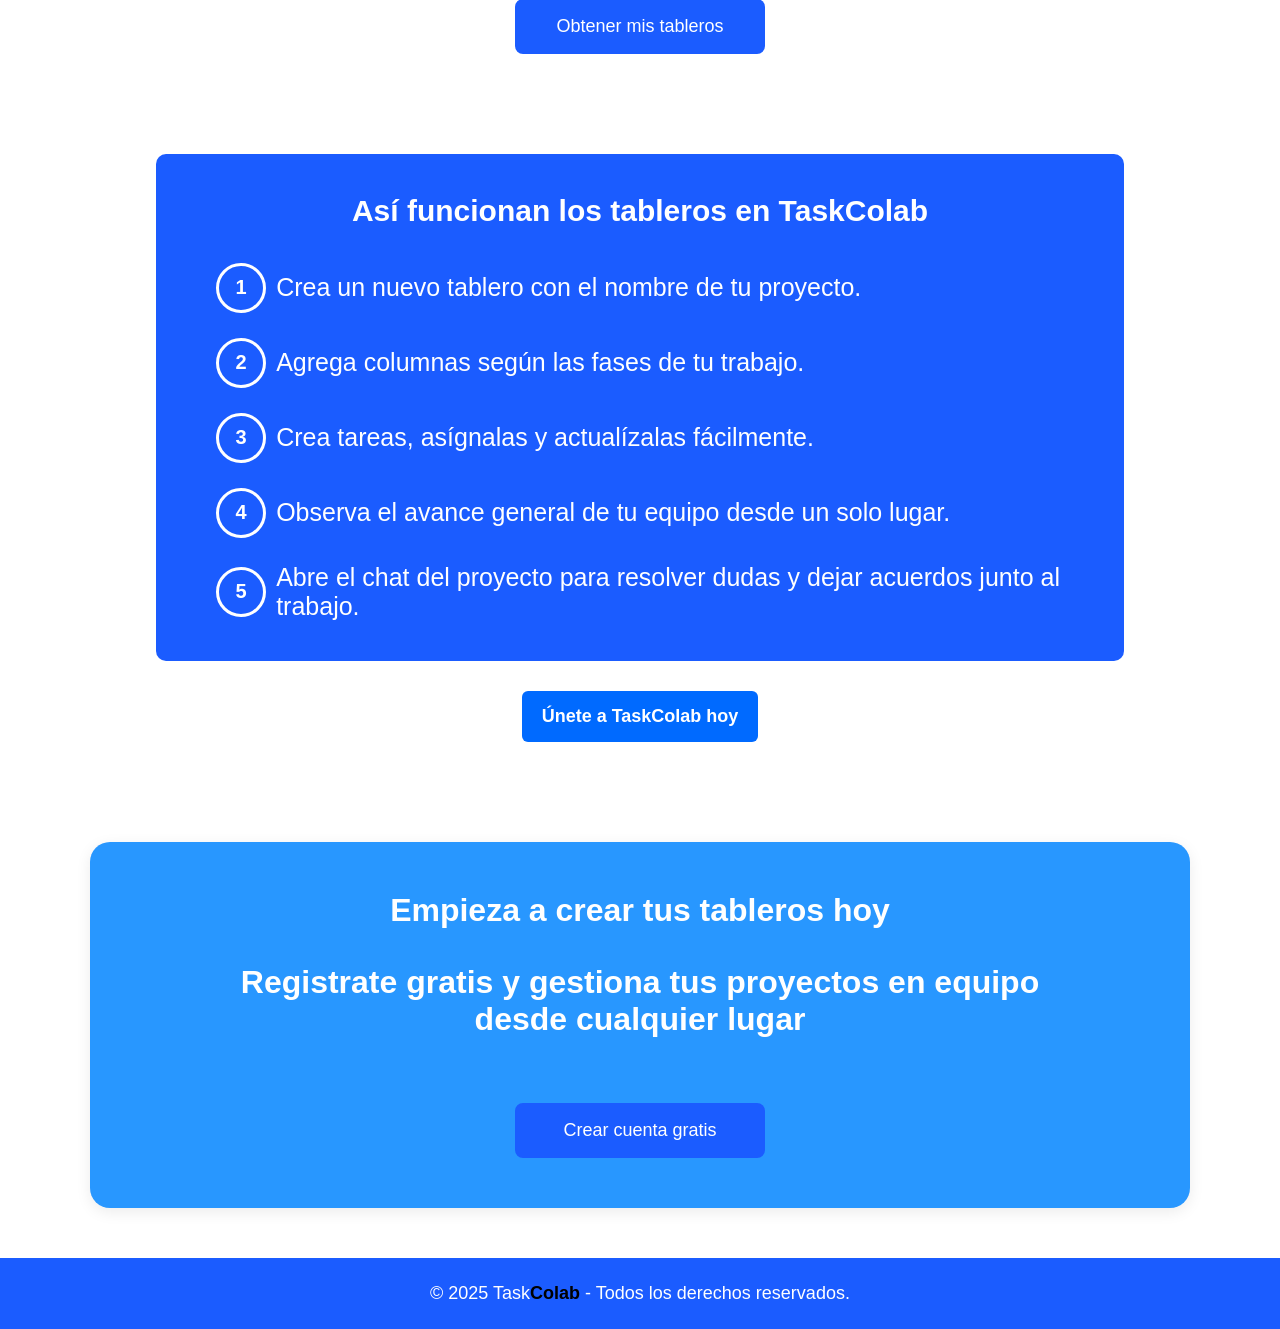
<file: view/tablero.html>
<!DOCTYPE html>
<html lang="es">
<head>
    <meta charset="UTF-8">
    <meta name="viewport" content="width=device-width, initial-scale=1.0">
    <title>Tablero</title>
    <link rel="icon" type="image/png" href="../assets/img/logo.png">
    <link rel="apple-touch-icon" href="../assets/img/logo.png">
    <link rel="stylesheet" href="../assets/styles/main.css">
</head>
<body>
    <!-- NAVBAR -->
    <header class="header">
        <div class="logo-box-todo">
            <a href="../index.html">
            <img src="../assets/img/logo.png" width="30" alt="logo_tareas" class="logo">
            </a>
        </div>

        <nav class="nav-container">
            <div class="nav-links">

                <div class="nav-item dropdown">
                    <a class="dropdown-toggle">
                    Proyectos <span class="arrow">▼</span>
                    </a>
                    <div class="dropdown-menu">
                        <a href="../view/proyectos.html"><h4>Espacios de proyecto</h4></a>
                        <p>Cada proyecto agrupa su tablero, sus tareas, su equipo y su chat.</p>
                    </div>
                </div>

                <div class="nav-item dropdown">
                    <a class="dropdown-toggle">
                    Tableros <span class="arrow">▼</span>
                    </a>
                    <div class="dropdown-menu">
                        <a href="#"><h4>Administración de tableros</h4></a>
                        <p>Consulta, crea, elimina o edita tus tableros.</p>
                    </div>
                </div>

                <div class="nav-item dropdown">
                    <a class="dropdown-toggle">
                    Tareas <span class="arrow">▼</span>
                    </a>
                    <div class="dropdown-menu">
                        <a href="../view/tareas.html"><h4>Gestionar tareas</h4></a>
                        <p>Crea, asigna y monitorea tus tareas de forma sencilla.</p>
                    </div>
                </div>

                <div class="nav-item dropdown">
                    <a class="dropdown-toggle">
                    Usuarios <span class="arrow">▼</span>
                    </a>
                    <div class="dropdown-menu">
                <a href="../view/usuarios.html"><h4>Gestión de usuarios</h4></a>
                        <p>Crea y edita tu usuario dentro de tus tableros.</p>
                    </div>
                </div>

                <div class="nav-item dropdown">
                    <a class="dropdown-toggle">
                    Chat <span class="arrow">▼</span>
                    </a>
                    <div class="dropdown-menu">
                        <a href="../view/chat.html"><h4>Chat colaborativo</h4></a>
                        <p>Conversa con miembros del proyecto sin perder el contexto del tablero.</p>
                    </div>
                </div>

                <div class="nav-item dropdown">
                    <a class="dropdown-toggle">
                    Analíticas <span class="arrow">▼</span>
                    </a>
                    <div class="dropdown-menu">
                        <a href="../view/reportes.html"><h4>Panel de analíticas</h4></a>
                        <p>Visualizar el progreso, análiza el rendimiento y mejora la productividad de tu equipo.</p>
                    </div>
                </div>

            </div>

            <div class="nav-actions">
                <a href="../view/login.html" class="login">Iniciar sesión</a>
                <a href="../view/registro.html">
                    <button class="btn-primary">Registrarse</button>
                </a>
            </div>
        </nav>
    </header>

    <!-- HERO SECTION -->
    <section class="hero">
        <div class="hero-content">
            <h1 class="title">Tableros</h1>
            <p class="subtitle">
                Consulta tus tableros, crealos o editalos facilmente desde un proyecto activo.
            </p>
            <a href="../view/registro.html">
                <button class="btn-secondary">Crear tableros</button>
            </a>
            
        </div>
    </section>

     <!-- WHY SECTION -->
    <section class="why-tableros">
        <div class="why-box white-box">
            <img src="../assets/img/tabla_tableros.png" alt="Imagen de colaboración">
        </div>
        <div class="why-box blue-box">
            <h3>Visualiza tus tareas, distribuye responsabilidades y mantén a tu equipo sincronizado</h3>
            <img src="../assets/img/sincronizado_tablero.png" alt="imagen de equipo sincronizado">
        </div>
    </section>

    <!-- FEATURES -->
    <section class="features-tableros">
        <div class="features-grid-tableros">
            <div>
                <h3>¿Qué es un tablero en TaskColab?</h3>
                <p>Un tablero es un espacio visual donde puedes organizar las
                    tareas de un proyecto en columnas de tres fases.
                </p>
            </div>
            <div class="feature-item-tableros">
                <p>Pendiente</p>
                <img src="../assets/img/relojtablero.png" alt="imagen de un reloj">
            </div>
            <div class="feature-item-tableros">
                <p>En proceso</p>
                <img src="../assets/img/carga_tablero.png" alt="Imagen de proceso">
            </div>
            <div class="feature-item-tableros">
                <p>Completado</p>
                <img src="../assets/img/completado_tablero.png" alt="Imagen de comentarios">
            </div>
        </div>
        <a href="../view/registro.html">
            <button class="btn-secondary">Obtener mis tableros</button>
        </a>
        
    </section>



    <!-- MAIN FEATURES -->
    <section class="main-features-tableros">
        <div class="main-features-box">
            <h3>Así funcionan los tableros en TaskColab</h3>
            <div class="main-features-steps">
                <div class="step">
                    <div class="circle">1</div>
                    <p>Crea un nuevo tablero con el nombre de tu proyecto.</p>
                </div>
                <div class="step">
                    <div class="circle">2</div>
                    <p>Agrega columnas según las fases de tu trabajo.</p>
                </div>
                <div class="step">
                    <div class="circle">3</div>
                    <p>Crea tareas, asígnalas y actualízalas fácilmente.</p>
                </div>
                <div class="step">
                    <div class="circle">4</div>
                    <p>Observa el avance general de tu equipo desde un solo lugar.</p>
                </div>
                <div class="step">
                    <div class="circle">5</div>
                    <p>Abre el chat del proyecto para resolver dudas y dejar acuerdos junto al trabajo.</p>
                </div>
            </div>
        </div>

        <a href="../view/registro.html">
            <button class="btn-primary">Únete a TaskColab hoy</button>
        </a>
    </section>


    <!-- CTA -->
    <section class="cta">
        <p>Empieza a crear tus tableros hoy</p>
        <p>Registrate gratis y gestiona tus proyectos en equipo desde cualquier lugar</p>
        <a href="../view/registro.html">
            <button class="btn-secondary">Crear cuenta gratis</button>
        </a>
        
    </section>

    <!-- FOOTER -->
    <footer class="footer">
        <p>© 2025 Task<span class="colab-black">Colab</span> - Todos los derechos reservados.</p>
    </footer>

    <script src="../assets/javascript/menu.js"></script>
</body>
</html>
</file>
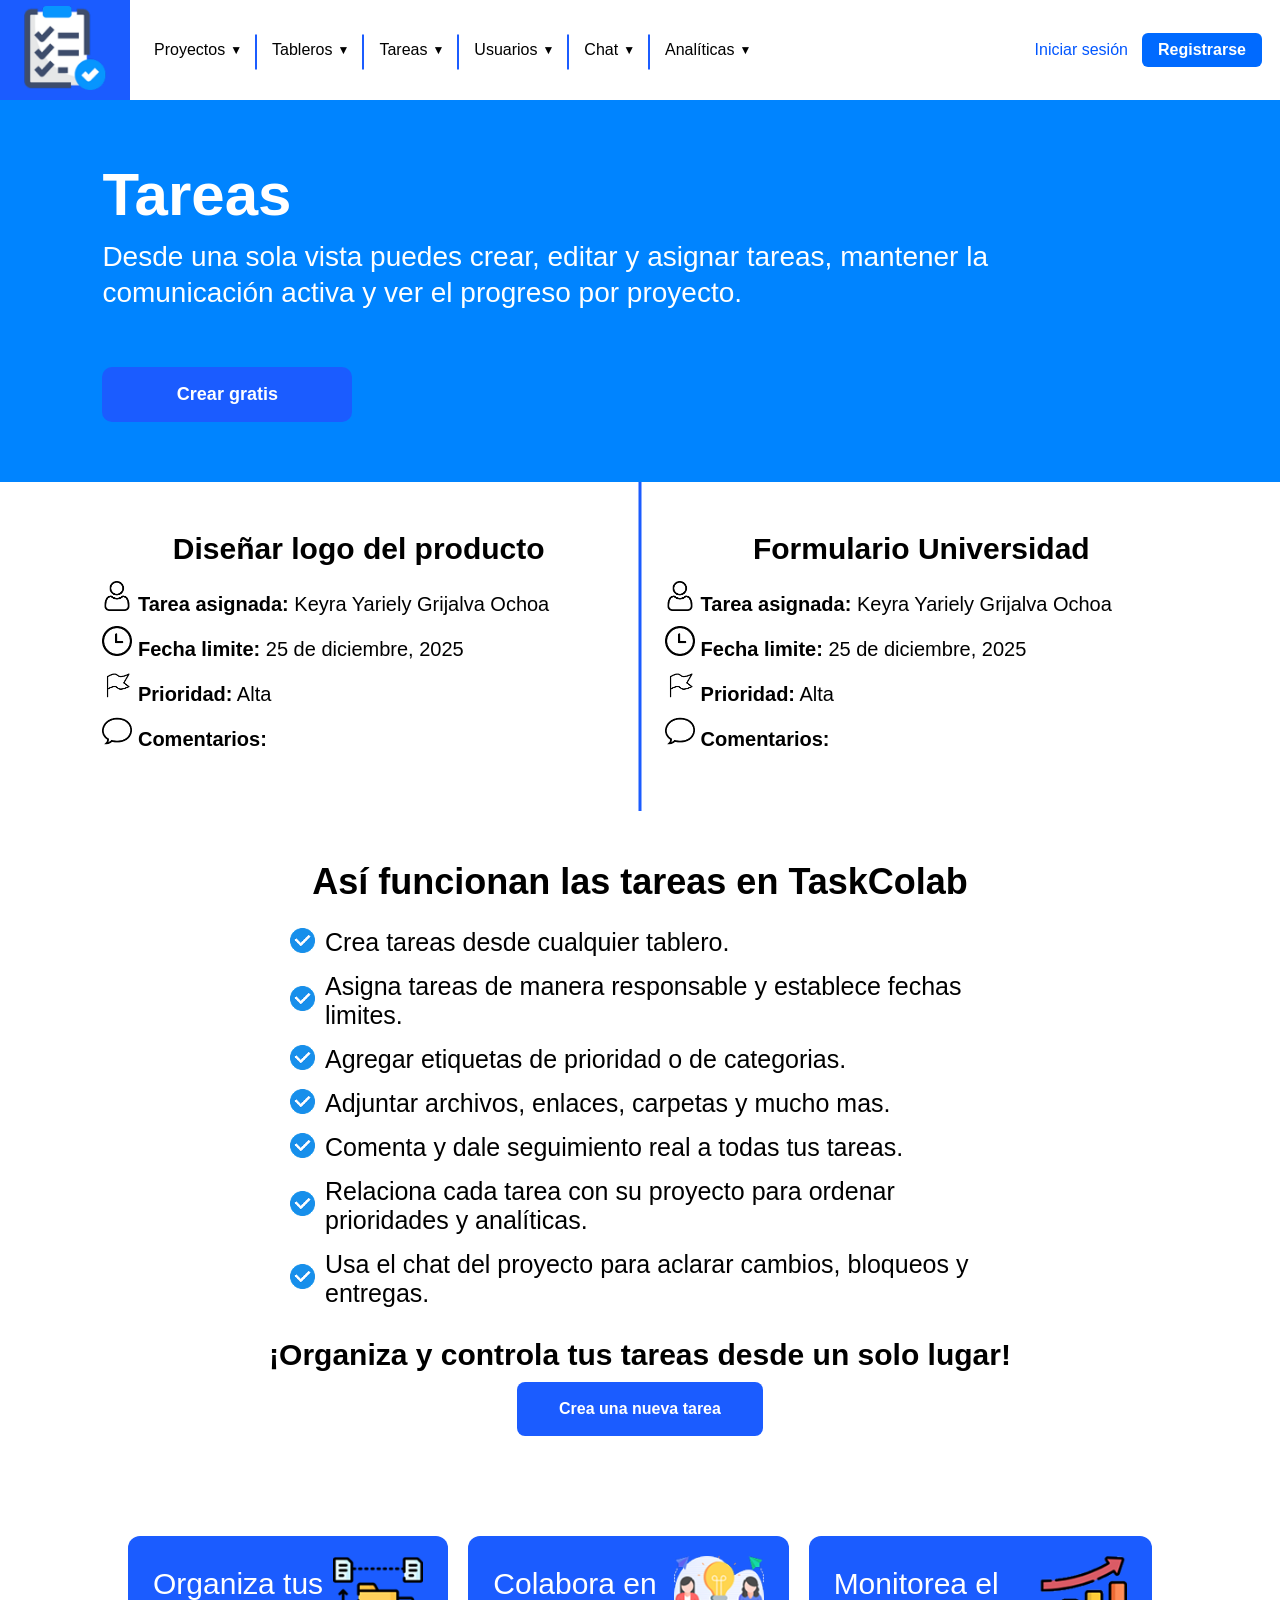
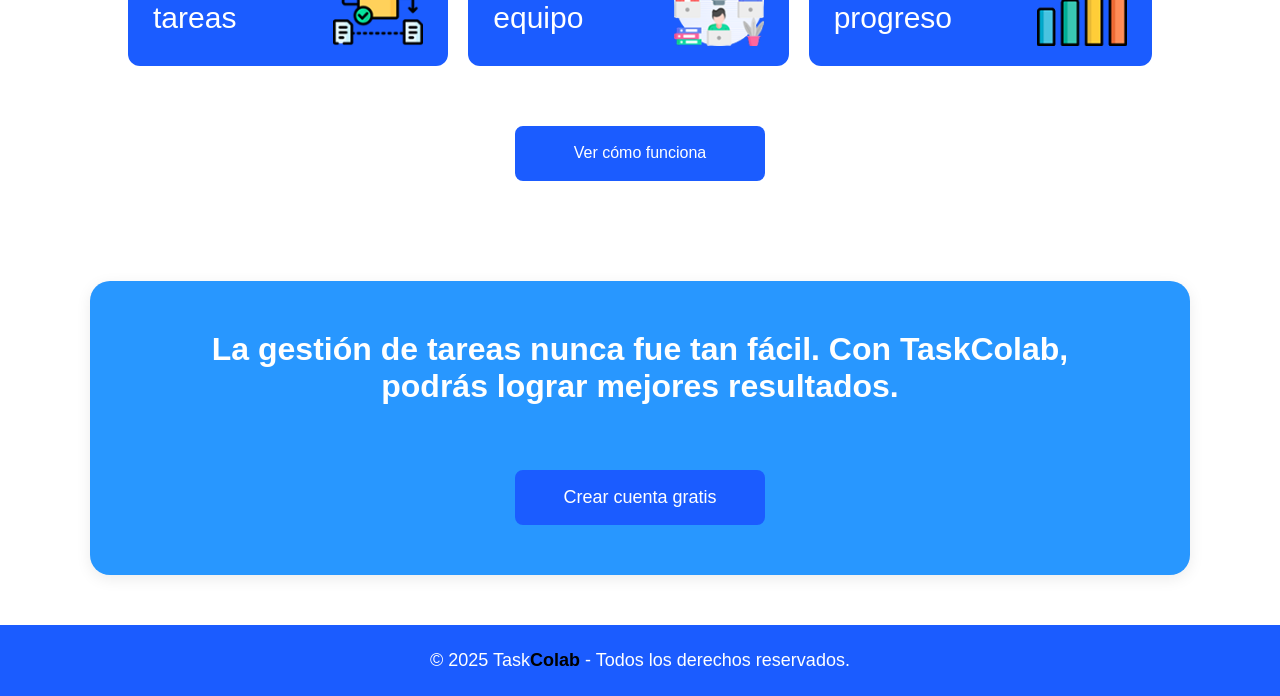
<file: view/tareas.html>
<!DOCTYPE html>
<html lang="es">
<head>
    <meta charset="UTF-8">
    <meta name="viewport" content="width=device-width, initial-scale=1.0">
    <title>Tareas</title>
    <link rel="icon" type="image/png" href="../assets/img/logo.png">
    <link rel="apple-touch-icon" href="../assets/img/logo.png">
    <link rel="stylesheet" href="../assets/styles/main.css">
</head>
<body>
    <!-- NAVBAR -->
    <header class="header">
        <div class="logo-box-todo">
            <a href="../index.html">
            <img src="../assets/img/logo.png" width="30" alt="logo_tareas" class="logo">
            </a>
        </div>

        <nav class="nav-container">
            <div class="nav-links">

                <div class="nav-item dropdown">
                    <a class="dropdown-toggle">
                    Proyectos <span class="arrow">▼</span>
                    </a>
                    <div class="dropdown-menu">
                        <a href="../view/proyectos.html"><h4>Espacios de proyecto</h4></a>
                        <p>Filtra tareas por proyecto y conserva fechas, miembros y avances conectados.</p>
                    </div>
                </div>

                <div class="nav-item dropdown">
                    <a class="dropdown-toggle">
                    Tableros <span class="arrow">▼</span>
                    </a>
                    <div class="dropdown-menu">
                        <a href="../view/tablero.html"><h4>Administración de tableros</h4></a>
                        <p>Consulta, crea, elimina o edita tus tableros.</p>
                    </div>
                </div>

                <div class="nav-item dropdown">
                    <a class="dropdown-toggle">
                    Tareas <span class="arrow">▼</span>
                    </a>
                    <div class="dropdown-menu">
                        <a href="#"><h4>Gestionar tareas</h4></a>
                        <p>Crea, asigna y monitorea tus tareas de forma sencilla.</p>
                    </div>
                </div>

                <div class="nav-item dropdown">
                    <a class="dropdown-toggle">
                    Usuarios <span class="arrow">▼</span>
                    </a>
                    <div class="dropdown-menu">
                <a href="../view/usuarios.html"><h4>Gestión de usuarios</h4></a>
                        <p>Crea y edita tu usuario dentro de tus tableros.</p>
                    </div>
                </div>

                <div class="nav-item dropdown">
                    <a class="dropdown-toggle">
                    Chat <span class="arrow">▼</span>
                    </a>
                    <div class="dropdown-menu">
                        <a href="../view/chat.html"><h4>Conversaciones</h4></a>
                        <p>Coordina tareas con chats privados y chats de proyecto.</p>
                    </div>
                </div>

                <div class="nav-item dropdown">
                    <a class="dropdown-toggle">
                    Analíticas <span class="arrow">▼</span>
                    </a>
                    <div class="dropdown-menu">
                        <a href="../view/reportes.html"><h4>Panel de analíticas</h4></a>
                        <p>Visualizar el progreso, análiza el rendimiento y mejora la productividad de tu equipo.</p>
                    </div>
                </div>

            </div>

            <div class="nav-actions">
                <a href="../view/login.html" class="login">Iniciar sesión</a>
                <a href="../view/registro.html">
                    <button class="btn-primary">Registrarse</button>
                </a>
            </div>
        </nav>
    </header>

    <!-- HERO SECTION -->
    <section class="hero">
        <div class="hero-content">
            <h1 class="title">Tareas</h1>
            <p class="subtitle">
               Desde una sola vista puedes crear, editar y asignar tareas, mantener
               la comunicación activa y ver el progreso por proyecto.
            </p>
            <a href="../view/registro.html">
                <button class="btn-secondary">Crear gratis</button>
            </a>
        </div>
    </section>

    <!-- WHY SECTION -->
    <section class="why-tareas">
        <div>
            <h3 class="parte-1">Diseñar logo del producto</h3>
            <div class="why-box-tareas">
                <p><img src="../assets/img/usuario-task.png" alt="Imagen de tarea">
                    <strong>Tarea asignada:</strong> Keyra Yariely Grijalva Ochoa
                </p>
            </div>
            <div class="why-box-tareas">
                <p><img src="../assets/img/reloj-task.png" alt="Imagen de fecha">
                    <strong>Fecha limite:</strong> 25 de diciembre, 2025
                </p>
            </div>
            <div class="why-box-tareas">
                <p><img src="../assets/img/priori-task.png" alt="Imagen de estado">
                    <strong>Prioridad:</strong> Alta
                </p>
            </div>
            <div class="why-box-tareas">
                <p><img src="../assets/img/coment-task.png" alt="Imagen de comentarios">
                    <strong>Comentarios:</strong> 
                </p>
            </div>
        </div>
        <div>
            <h3 class="parte-2">Formulario Universidad</h3>
            <div class="why-box-tareas">
                <p><img src="../assets/img/usuario-task.png" alt="Imagen de tarea">
                    <strong>Tarea asignada:</strong> Keyra Yariely Grijalva Ochoa
                </p>
            </div>
            <div class="why-box-tareas">
                <p><img src="../assets/img/reloj-task.png" alt="Imagen de fecha">
                    <strong>Fecha limite:</strong> 25 de diciembre, 2025
                </p>
            </div>
            <div class="why-box-tareas">
                <p><img src="../assets/img/priori-task.png" alt="Imagen de estado">
                    <strong>Prioridad:</strong> Alta
                </p>
            </div>
            <div class="why-box-tareas">
                <p><img src="../assets/img/coment-task.png" alt="Imagen de comentarios">
                    <strong>Comentarios:</strong> 
                </p>
            </div>
        </div>
    </section>

    <!-- FEACTURES -->
    <section class="features-task">
        <div class="features-task-box">
            <h3>Así funcionan las tareas en TaskColab</h3>
            <div class="features-steps">
                <div class="step">
                    <div class="task"><img src="../assets/img/paloma-task.png"></div>
                    <p>Crea tareas desde cualquier tablero.</p>
                </div>
                <div class="step">
                    <div class="task"><img src="../assets/img/paloma-task.png"></div>
                    <p>Asigna tareas de manera responsable y establece fechas limites.</p>
                </div>
                <div class="step">
                    <div class="task"><img src="../assets/img/paloma-task.png"></div>
                    <p>Agregar etiquetas de prioridad o de categorias.</p>
                </div>
                <div class="step">
                    <div class="task"><img src="../assets/img/paloma-task.png"></div>
                    <p>Adjuntar archivos, enlaces, carpetas y mucho mas.</p>
                </div>
                <div class="step">
                    <div class="task"><img src="../assets/img/paloma-task.png"></div>
                    <p>Comenta y dale seguimiento real a todas tus tareas.</p>
                </div>
                <div class="step">
                    <div class="task"><img src="../assets/img/paloma-task.png"></div>
                    <p>Relaciona cada tarea con su proyecto para ordenar prioridades y analíticas.</p>
                </div>
                <div class="step">
                    <div class="task"><img src="../assets/img/paloma-task.png"></div>
                    <p>Usa el chat del proyecto para aclarar cambios, bloqueos y entregas.</p>
                </div>
            </div>
            <h3>¡Organiza y controla tus tareas desde un solo lugar!</h3>
            <a href="../view/registro.html">
                <button class="btn-primary">Crea una nueva tarea</button>
            </a>
        </div>
    </section>

    <!-- MAIN FEATURES SECTION -->
    <section class="mmain-features">
        <div class="main-features-grid">
            <div class="feature-item-task">
                <img src="../assets/img/organiza-task.png" alt="imagen de un tablero">
                <p>Organiza tus tareas</p>
            </div>
            <div class="feature-item-task">
                <img src="../assets/img/colabora-task.png" alt="Imagen de tareas">
                <p>Colabora en equipo</p>
            </div>
            <div class="feature-item-task">
                <img src="../assets/img/monitorea-task.png" alt="Imagen de comentarios">
                <p>Monitorea el progreso</p>
            </div>
        </div>
        <a href="../view/registro.html">
            <button class="btn-secondary">Ver cómo funciona</button>
        </a>
        
    </section>

    <!-- CTA -->
    <section class="cta">
        <p>La gestión de tareas nunca fue tan fácil. Con TaskColab,
            podrás lograr mejores resultados.
        </p>
        <a href="../view/registro.html">
            <button class="btn-secondary">Crear cuenta gratis</button>
        </a>
    </section>

    <!-- FOOTER -->
    <footer class="footer">
        <p>© 2025 Task<span class="colab-black">Colab</span> - Todos los derechos reservados.</p>
    </footer>

    <script src="../assets/javascript/menu.js"></script>
</body>
</html>
</file>
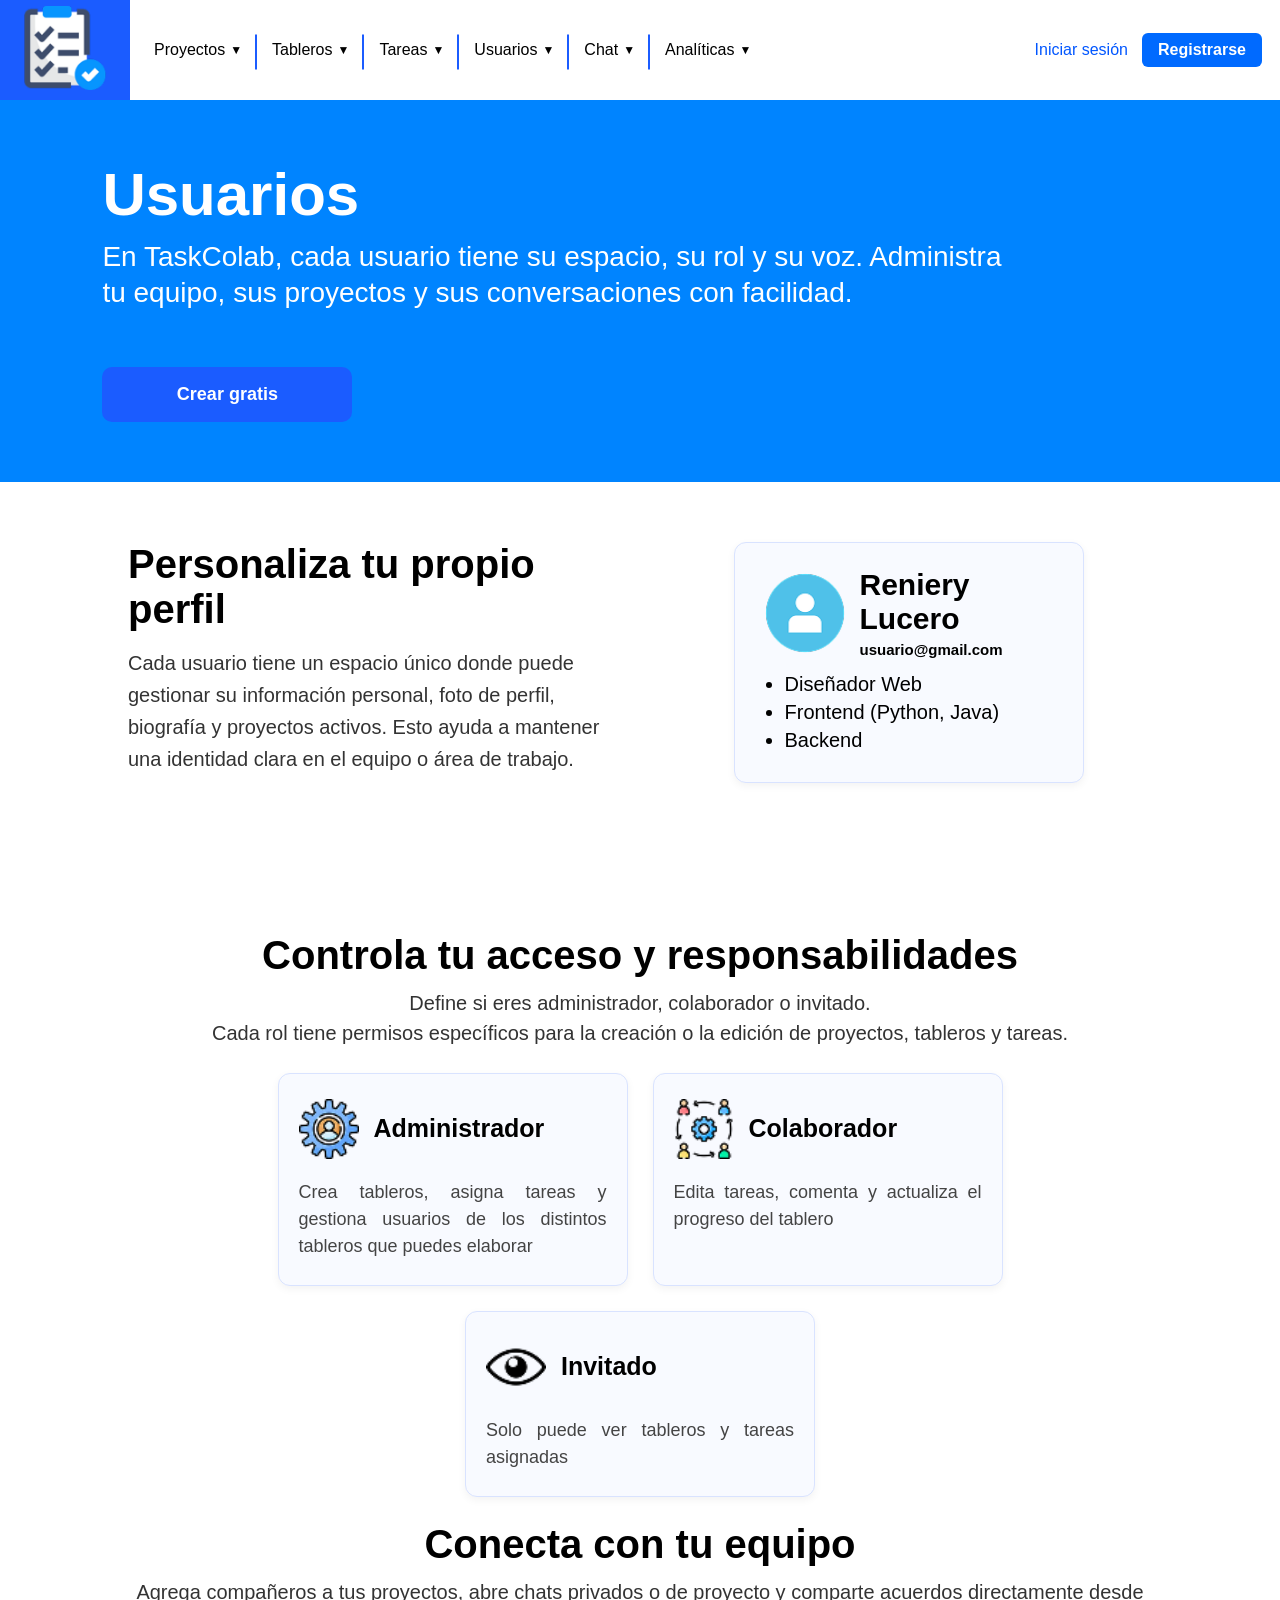
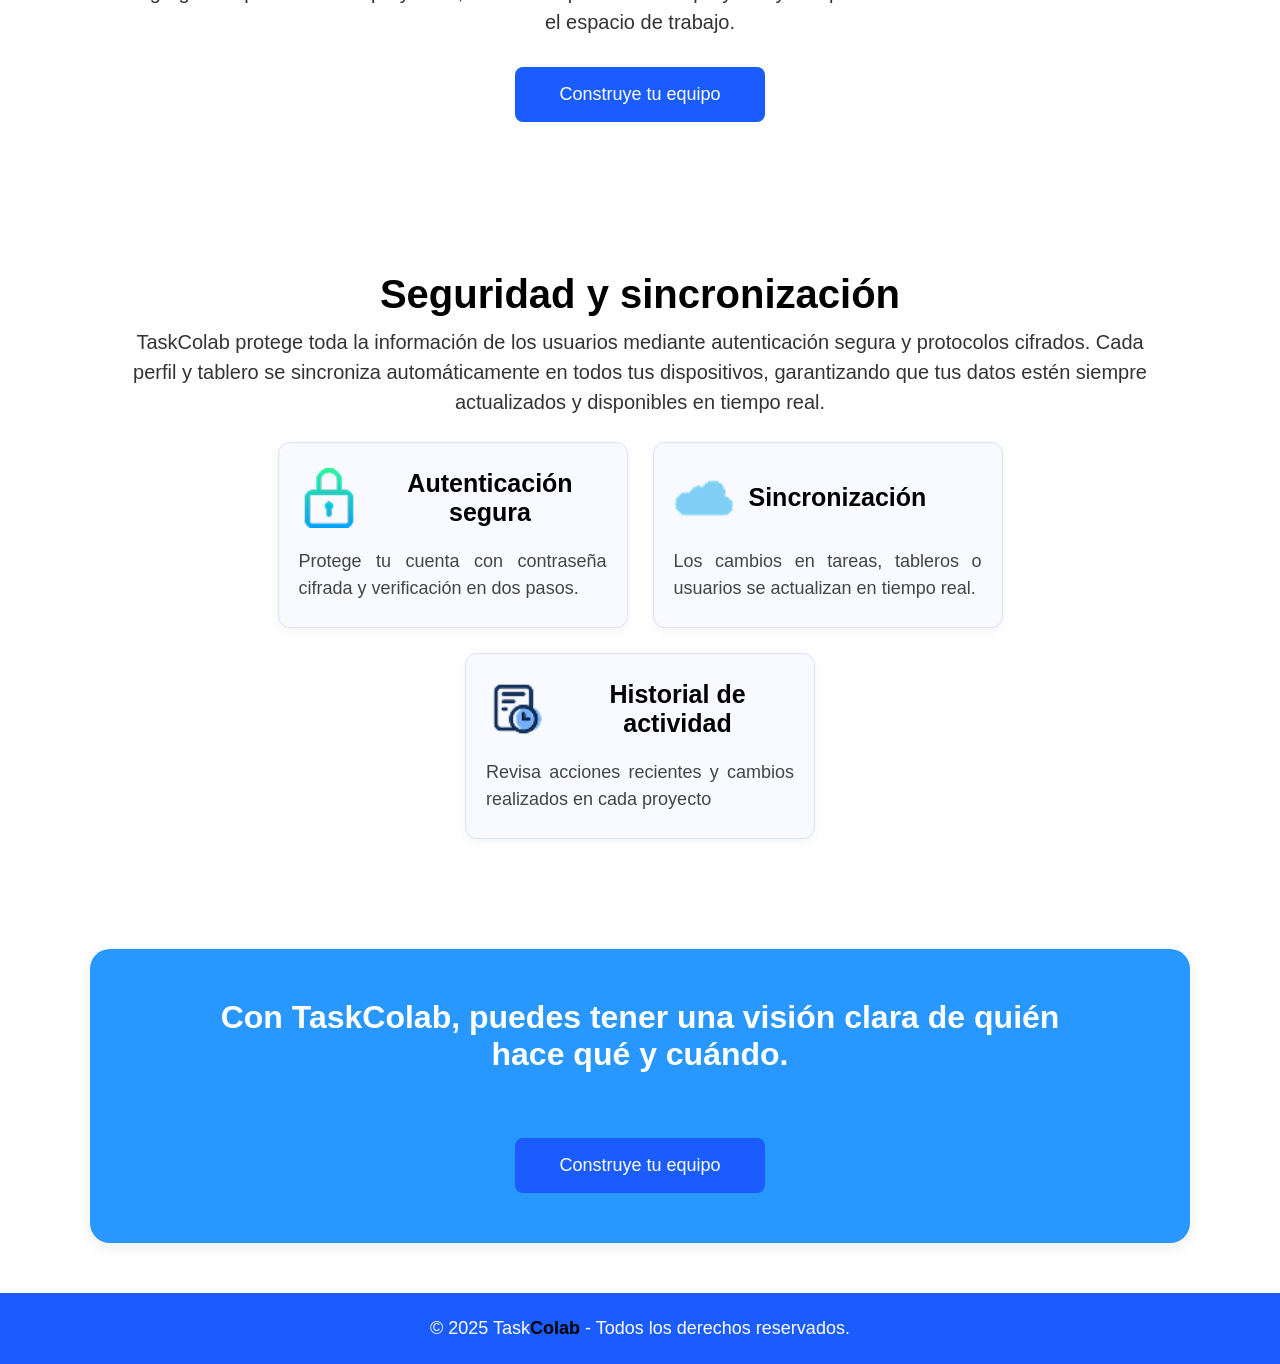
<file: view/usuarios.html>
<!DOCTYPE html>
<html lang="es">
<head>
    <meta charset="UTF-8">
    <meta name="viewport" content="width=device-width, initial-scale=1.0">
    <title>Usuarios</title>
    <link rel="icon" type="image/png" href="../assets/img/logo.png">
    <link rel="apple-touch-icon" href="../assets/img/logo.png">
    <link rel="stylesheet" href="../assets/styles/main.css">
</head>
<body>
    <!-- NAVBAR -->
    <header class="header">
        <div class="logo-box-todo">
            <a href="../index.html">
            <img src="../assets/img/logo.png" width="30" alt="logo_tareas" class="logo">
            </a>
        </div>

        <nav class="nav-container">
            <div class="nav-links">

            <div class="nav-item dropdown">
                <a class="dropdown-toggle">Proyectos <span class="arrow">▼</span></a>
                <div class="dropdown-menu">
                <a href="../view/proyectos.html">
                    <h4>Miembros por proyecto</h4>
                    <p>Administra quién participa en cada espacio de trabajo.</p>
                </a>
                </div>
            </div>

            <div class="nav-item dropdown">
                <a class="dropdown-toggle">Tableros <span class="arrow">▼</span></a>
                <div class="dropdown-menu">
                <a href="../view/tablero.html">
                    <h4>Administración de tableros</h4>
                    <p>Consulta, crea, elimina o edita tus tableros.</p>
                </a>
                </div>
            </div>

            <div class="nav-item dropdown">
                <a class="dropdown-toggle">Tareas <span class="arrow">▼</span></a>
                <div class="dropdown-menu">
                <a href="../view/tareas.html">
                    <h4>Gestionar tareas</h4>
                    <p>Crea, asigna y monitorea tus tareas de forma sencilla.</p>
                </a>
                </div>
            </div>

            <div class="nav-item dropdown">
                <a class="dropdown-toggle">Usuarios <span class="arrow">▼</span></a>
                <div class="dropdown-menu">
                <a href="../view/usuarios.html">
                    <h4>Gestión de usuarios</h4>
                    <p>Crea y edita tu usuario dentro de tus tableros.</p>
                </a>
                </div>
            </div>

            <div class="nav-item dropdown">
                <a class="dropdown-toggle">Chat <span class="arrow">▼</span></a>
                <div class="dropdown-menu">
                <a href="../view/chat.html">
                    <h4>Chat del equipo</h4>
                    <p>Habla con usuarios específicos o con todos los miembros de un proyecto.</p>
                </a>
                </div>
            </div>

            <div class="nav-item dropdown">
                <a class="dropdown-toggle">Analíticas <span class="arrow">▼</span></a>
                <div class="dropdown-menu">
                <a href="../view/reportes.html">
                    <h4>Panel de analíticas</h4>
                    <p>Visualiza el progreso, analiza el rendimiento y mejora la productividad de tu equipo.</p>
                </a>
                </div>
            </div>

            </div>

            <div class="nav-actions">
            <a href="../view/login.html" class="login">Iniciar sesión</a>
            <a href="../view/registro.html">
                <button class="btn-primary">Registrarse</button>
            </a>
            </div>
        </nav>
    </header>




    <!-- HERO SECTION -->
    <section class="hero">
        <div class="hero-content">
            <h1 class="title">Usuarios</h1>
            <p class="subtitle">
               En TaskColab, cada usuario tiene su espacio, su rol y su voz.
               Administra tu equipo, sus proyectos y sus conversaciones con facilidad.
            </p>
            <a href="../view/registro.html">
                <button class="btn-secondary">Crear gratis</button>
            </a>
        </div>
    </section>

        
    <!-- WHY SECTION -->
    <section class="why-usuarios">
        <div class="why-parte1-usuarios">
            <h3>Personaliza tu propio perfil</h3>
            <p>
                Cada usuario tiene un espacio único donde puede gestionar su información personal, foto 
                de perfil, biografía y proyectos activos. Esto ayuda a mantener una identidad clara en el equipo o 
                área de trabajo.
            </p>
        </div>
        <div class="why-parte2-usuarios">
            <div class="why-box-usuarios">
                <div class="user-header">
                <img src="../assets/img/fotouser.png" alt="Imagen de perfil de usuario">
                <div class="user-info">
                    <h3>Reniery Lucero</h3>
                    <h4>usuario@gmail.com</h4>
                </div>
                </div>
                <ul>
                <li>Diseñador Web</li>
                <li>Frontend (Python, Java)</li>
                <li>Backend</li>
                </ul>
            </div>
        </div>
    </section>

    <!-- FEATURES -->
    <section class="features-usuarios">
        <div class="features-grid-usuarios">
            <div>
                <h3>Controla tu acceso y responsabilidades</h3>
                <p>Define si eres administrador, colaborador o invitado. <br>
                    Cada rol tiene permisos específicos para la creación o la edición de proyectos, tableros y tareas.
                </p>
            </div>
            <div class="feature-item-usuarios">
                <div class="feature-item-header">
                    <img src="../assets/img/admi-user.png" alt="imagen de roles de usuario">
                    <h3>Administrador</h3>
                </div>
                <p>Crea tableros, asigna tareas y gestiona usuarios de los distintos tableros que puedes elaborar</p>
            </div>
            <div class="feature-item-usuarios">
                <div class="feature-item-header">
                    <img src="../assets/img/colabora-user.png" alt="imagen de roles de usuario">
                    <h3>Colaborador</h3>
                </div>
                <p>Edita tareas, comenta y actualiza el progreso del tablero</p>
            </div>
            <div class="feature-item-usuarios">
                <div class="feature-item-header">
                    <img src="../assets/img/invitado-user.png" alt="imagen de roles de usuario">
                    <h3>Invitado</h3>
                </div>
                <p>Solo puede ver tableros y tareas asignadas</p>
            </div>
            <div>
                <h3>Conecta con tu equipo</h3>
                <p>Agrega compañeros a tus proyectos, abre chats privados o de proyecto y comparte acuerdos
                    directamente desde el espacio de trabajo.
                </p>
                <a href="../view/registro.html">
                    <button class="btn-secondary">Construye tu equipo</button>
                </a>
            </div>
        </div>
    </section>

    <!-- FEACTURES MAIN -->
     <section class="features-usuarios">
        <div class="features-grid-usuarios">
            <div>
                <h3>Seguridad y sincronización</h3>
                <p>TaskColab protege toda la información de los usuarios mediante autenticación segura y protocolos cifrados.
                    Cada perfil y tablero se sincroniza automáticamente en todos tus dispositivos, garantizando que tus datos
                    estén siempre actualizados y disponibles en tiempo real.
                </p>
            </div>
            <div class="feature-item-usuarios">
                <div class="feature-item-header">
                    <img src="../assets/img/candado-user.png" alt="imagen de roles de usuario">
                    <h3>Autenticación segura</h3>
                </div>
                <p>Protege tu cuenta con contraseña cifrada y verificación en dos pasos.</p>
            </div>
            <div class="feature-item-usuarios">
                <div class="feature-item-header">
                    <img src="../assets/img/sincro-user.png" alt="imagen de roles de usuario">
                    <h3>Sincronización</h3>
                </div>
                <p>Los cambios en tareas, tableros o usuarios se actualizan en tiempo real.</p>
            </div>
            <div class="feature-item-usuarios">
                <div class="feature-item-header">
                    <img src="../assets/img/historia-user.png" alt="imagen de roles de usuario">
                    <h3>Historial de actividad</h3>
                </div>
                <p>Revisa acciones recientes y cambios realizados en cada proyecto</p>
            </div>
        </div>
    </section>

    <!-- CTA -->
    <section class="cta">
        <p>Con TaskColab, puedes tener una visión clara de quién hace qué y cuándo.
        </p>
        <a href="../view/registro.html">
            <button class="btn-secondary">Construye tu equipo</button>
        </a>
    </section>

    <!-- FOOTER -->
    <footer class="footer">
        <p>© 2025 Task<span class="colab-black">Colab</span> - Todos los derechos reservados.</p>
    </footer>

    <script src="../assets/javascript/menu.js"></script>
</body>
</html>
</file>
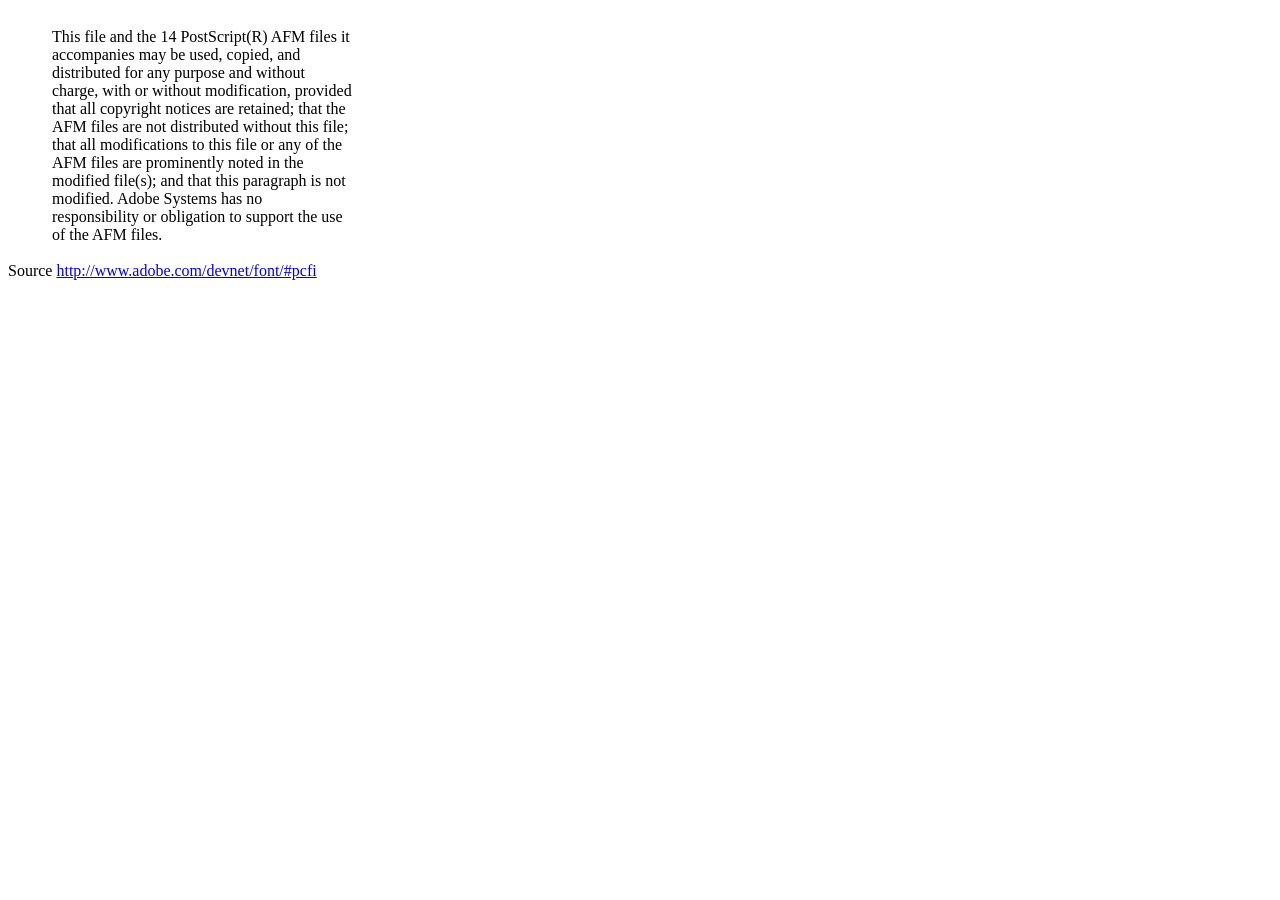
<file: vendor/dompdf/vendor/dompdf/dompdf/lib/fonts/mustRead.html>
<html>
	<head>
		<meta http-equiv="content-type" content="text/html;charset=iso-8859-1">
		<meta name="generator" content="Adobe GoLive 4">
		<title>Core 14 AFM Files - ReadMe</title>
	</head>
	<body bgcolor="white">
		<font color="white">or</font>
		<table border="0" cellpadding="0" cellspacing="2">
			<tr>
				<td width="40"></td>
				<td width="300">This file and the 14 PostScript(R) AFM files it accompanies may be used, copied, and distributed for any purpose and without charge, with or without modification, provided that all copyright notices are retained; that the AFM files are not distributed without this file; that all modifications to this file or any of the AFM files are prominently noted in the modified file(s); and that this paragraph is not modified. Adobe Systems has no responsibility or obligation to support the use of the AFM files. <font color="white">Col</font></td>
			</tr>
		</table>
		<p>Source <a href="http://www.adobe.com/devnet/font/#pcfi">http://www.adobe.com/devnet/font/#pcfi</a></p>
</body>
</html>
</file>
<file: assets/styles/main.css>
* {
    margin: 0;
    padding: 0;
    box-sizing: border-box;
    font-family: "Poppins", sans-serif;
}

body {
    background-color: #ffffff;
    color: #1a1a1a;
}

/* ============= NAVBAR ============= */
.header {
    display: flex;
    align-items: center;
    height: 100px;
    width: 100%;
    justify-content: flex-start;
    overflow: visible;
}

/* Recuadro azul solo donde está el logo */
.logo-box {
    background-color: #1B5CFF;
    width: 200px;       
    height: 100%;
    display: flex;
    justify-content: center;
    align-items: center;
}

.logo {
    width: 100px;
}

/* Parte blanca del header */
.nav-container {
    flex: 1;
    min-width: 0;
    background-color: #ffffff;
    display: flex;
    align-items: center;
    justify-content: space-between;
    padding: 0 clamp(14px, 2.2vw, 36px);
    gap: clamp(12px, 1.8vw, 28px);
}

.nav-links {
    display: flex;
    align-items: center;
    gap: clamp(16px, 1.7vw, 30px);
    min-width: 0;
    flex: 1;
}

.nav-links a {
    color: #000;
    text-decoration: none;
    font-size: clamp(16px, 1.18vw, 20px);
    font-weight: 500;
    position: relative;
    padding: 0 6px;
    white-space: nowrap;
}
.nav-links a:hover {
    color: #1B5CFF;
}


/* Línea azul entre los enlaces */
.nav-links a::after {
    content: "";
    position: absolute;
    right: calc(clamp(16px, 1.7vw, 30px) / -2);
    top: 60%;
    transform: translateY(-50%);
    width: 2px;
    height: 40px; 
    background-color: #1B5CFF; 
}

.nav-links .nav-item:last-child a::after,
.dropdown-menu a::after {
    display: none;
}


.nav-actions {
    display: flex;
    align-items: center;
    gap: clamp(12px, 1.5vw, 24px);
    flex-shrink: 0;
}

.login {
    color: #0056ff;
    font-weight: 500;
    text-decoration: none;
    font-size: clamp(16px, 1.18vw, 20px);
    white-space: nowrap;
}
.login:hover {
    text-decoration: underline;
}

.btn-primary {
    background-color: #006aff;
    color: #fff;
    border: none;
    border-radius: 6px;
    padding: 8px 16px;
    cursor: pointer;
    font-weight: 600;
    font-size: clamp(16px, 1.15vw, 20px);
    white-space: nowrap;
}

.btn-primary:hover {
    background-color: #004dcc;
}


/* ============= BOTONES UNIFICADOS ============= */
.btn-secondary,
.hero .btn-secondary,
.features .btn-secondary,
.main-features button {
    background-color: #1B5CFF;
    color: #fff;
    border: none;
    border-radius: 10px;
    width: 250px;         
    height: 55px;          
    font-size: 18px;
    font-weight: 600;
    cursor: pointer;
    transition: 0.3s ease;
    text-align: center;
    display: inline-block;
}

.btn-secondary:hover,
.hero .btn-secondary:hover,
.features .btn-secondary:hover,
.main-features button:hover {
    background-color: #004dcc;
}

/* ============= HERO ============= */
.hero {
    background: #0084FF;
    color: #fff;
    padding: 60px 15%;
    display: flex;
    align-items: center;
    justify-content: space-between;
}

.hero-content {
    max-width: 900px;
}

.title {
    font-size: 80px;
    font-weight: 700;
    margin-bottom: 10px;
}

.title span {
    color: #000;
    padding: 0 6px;
    border-radius: 4px;
}

.subtitle {
    font-size: 40px;
    margin-bottom: 25px;
    line-height: 1.3;
}

.hero-img img {
    width: 180px;
}

/* ============= FEATURES ============= */
.features {
    background: #ffffff;
    text-align: center;
    padding: 50px 10%;
}

.features h2 {
    color: #1a1a1a;
    font-size: 30px;
    font-weight: 600;
    margin-bottom: 35px;
}

.features-grid {
    display: flex;
    justify-content: center;
    flex-wrap: wrap;
    gap: 35px;
}

.feature-item {
    width: 170px;
    text-align: center;
    border-radius: 10px;
    padding: 15px 10px;
    transition: transform 0.2s ease-in-out;
}

.feature-item:hover {
    transform: translateY(-5px);
}

.feature-item img {
    width: 80px;
    margin-bottom: 10px;
}

.feature-item p {
    font-size: 25px;
    color: #fff;
    font-weight: 600;
}

.feature-item:nth-child(1),
.feature-item:nth-child(3) {
    background-color: #2897FF;
}

.feature-item:nth-child(2),
.feature-item:nth-child(4) {
    background-color: #1B5CFF;
}

.features .btn-secondary {
    margin-top: 40px;
}

/* ============= WHY TASKCOLAB ============= */
.why {
    display: flex;
    align-items: center;
    justify-content: center;
    gap: 60px;
    background: #f0f6ff;
    padding: 80px 10%;
    position: relative;
}

.why::before {
    content: "";
    position: absolute;
    right: 0;
    top: 0;
    width: 60%;
    height: 90%;
    background: #007bff;
    opacity: 0.12;
}

.why-img img {
    width: 600px;
    max-width: 100%;
    z-index: 1;
}

.why-text {
    background: #007bff;
    color: #fff;
    padding: 40px 50px;
    border-radius: 15px;
    z-index: 2;
    max-width: 450px;
}

.why-text h3 {
    font-size: 36px;
    font-weight: 700;
    margin-bottom: 20px;
    text-align: center;
}

.why-text ul {
    list-style: none;
    padding: 0;
}

.why-text li {
    font-size: 32px;
    margin-bottom: 10px;
    padding-left: 20px;
    position: relative;
}

.why-text li::before {
    content: "•";
    color: #fff;
    position: absolute;
    left: 0;
    top: 0;
}

/* ============= MAIN FEATURES ============= */
.main-features {
    text-align: center;
    padding: 60px 10%;
}

.main-features h3 {
    font-size: 30px;
    color: #000000;
    margin-bottom: 35px;
}

.main-features-list {
    display: flex;
    flex-direction: column;
    align-items: center;
    gap: 20px;
    margin-bottom: 50px;
}

.feature-card {
    padding: 20px;
    border-radius: 10px;
    width: 90%;
    max-width: 1100px;
    display: flex;
    align-items: center;
    gap: 20px;
    text-align: left;
    transition: 0.3s ease;
}

.feature-card:nth-child(odd) {
    background: #1B5CFF;
}

.feature-card:nth-child(even) {
    background: #2897FF;
}

.feature-card img {
    width: 60px;
}

.feature-card p {
    font-size: 20px;
    color: #ffffff;
    line-height: 1.3;
}
.feature-card:hover {
    transform: translateY(-5px);
}

/* ============= CTA ============= */
.cta {
    background-color: #2897FF;
    color: #fff;
    text-align: center;
    padding: 60px 8%;
    border-radius: 20px;
    max-width: 1100px;
    margin: 50px auto;
    box-shadow: 0 4px 15px rgba(0, 0, 0, 0.08);
}

.cta p {
    font-size: 38px;
    font-weight: 600;
    margin-bottom: 35px;
}

.cta .btn {
    background: #fff;
    color: #007bff;
    padding: 18px 45px;
    border-radius: 10px;
    font-weight: 700;
    font-size: 30px;
    border: none;
    cursor: pointer;
    transition: 0.3s;
}

.cta .btn:hover {
    background: #e6f0ff;
}

/* ============= FOOTER ============= */
.footer {
    background: #1B5CFF;
    color: #fff;
    text-align: center;
    font-size: 20px;
    padding: 30px 0;
}

.footer .colab-black {
    color: #000;
    font-weight: 700;
}

/* ============= SECCION LOGINN ============= */
/* ==== FONDO ==== */
.login-background {
    background: #0084FF url('../img/imagenfondologin.png') center center no-repeat;
    background-size: cover;
    width: 100%;
    height: 100vh;

    display: flex;
    flex-direction: column;
    justify-content: center;
    align-items: center;
    position: relative;
}


/* ==== TARJETA LOGIN ==== */
.login-card {
    
    background: rgba(255, 255, 255, 0.8);
    padding: 40px 60px;
    border-radius: 15px;
    box-shadow: 0 4px 10px rgba(0,0,0,0.15);
    text-align: center;
    width: 320px;
}

.login-card h2 {
    margin-bottom: 25px;
    font-size: 26px;
    color: #000;
}

/* ==== CAMPOS ==== */
.login-card label {
    display: block;
    text-align: left;
    margin-bottom: 6px;
    font-size: 14px;
    font-weight: 600;
    color: #000000;
}

.login-card input {
    background-color: rgba(27, 92, 255, 0.55); 
    color: #ffffff;
    width: 100%;
    padding: 10px;
    border-radius: 8px;
    border: 1.5px solid transparent;
    margin-bottom: 18px;
    font-size: 14px;
    outline: none;
}

.login-card input:focus {
    border-color: #ffffff; 
    box-shadow: 0 0 8px rgba(255, 255, 255, 0.7); 
    color: #ffffff;
    background-color: rgba(27, 92, 255, 0.8);
}
/* ==== BOTÓN ==== */
.login-card button {
    background-color: #1B5CFF;
    color: #fff;
    border: none;
    border-radius: 8px;
    padding: 10px 0;
    width: 100%;
    font-size: 16px;
    font-weight: 600;
    cursor: pointer;
    transition: 0.3s;
}

.login-card button:hover {
    background-color: #004dcc;
}

/* ==== ENLACE ==== */
.register-link {
    display: block;
    margin-top: 15px;
    color: #004dcc;
    text-decoration: none;
    font-size: 16px;
}


/* ==== LOGO SUPERIOR ==== */
.logo-header {
    background: #1B5CFF;
    position: absolute;
    top: 0px;
    left: 0px;
    padding: 20px; 
    border-radius: 0px; 
    display: flex;
    justify-content: center;
    align-items: center;
    box-shadow: 0 2px 8px rgba(0,0,0,0.2);
    transition: all 0.3s ease;
}
.logo-header:hover {
    background: #004dcc; 
    transform: scale(1.05); 
    box-shadow: 0 4px 12px rgba(0,0,0,0.3); 
}

.logo-header img {
    width: 90px;
    height: auto;
}
.register-link:hover {
    text-decoration: underline;
}

/* ==================== TABLEROS ==================== */

.why-tableros {
    display: flex;
    justify-content: center;
    align-items: center;
    gap: 25px;
    padding: 60px 10%;
    flex-wrap: wrap;
}

/* Recuadros */
.why-box {
    width: 500px;
    height: 300px;
    border-radius: 10px;
    display: flex;
    flex-direction: column;
    justify-content: center;
    align-items: center;
    padding: 60px;
}

/* Recuadro blanco */
.white-box img {
    width: 100%;
    height: auto;
}

/* Recuadro azul */
.blue-box {
    background-color: #1B5CFF;
    color: #ffffff;
    text-align: center;
    border-radius: 10px;
    padding: 30px;
}

.blue-box h3 {
    font-size: 30px;
    line-height: 1.4;
    margin-bottom: 20px;
    font-weight: 600;
}

.blue-box img {
    width: 90px;
    height: auto;
}

/* Hover sutil */
.white-box:hover, .blue-box:hover {
    transform: translateY(-5px);
    transition: 0.3s ease;
}



/* --- FEATURES TABLEROS --- */
.features-tableros {
    background: #ffffff;
    text-align: center;
    font-size: 36px;
    padding: 60px 10%;
}

.features-grid-tableros {
    display: flex;
    flex-direction: column; /* uno debajo del otro */
    align-items: center;
    gap: 25px; /* separación entre recuadros */
}

/* Recuadro individual */
.feature-item-tableros {
    display: flex;
    align-items: center;
    justify-content: space-between;
    gap: 30px;
    width: 500px;
    border-radius: 12px;
    padding: 20px 25px;
    transition: all 0.3s ease;
    color: #ffffff;
    cursor: pointer;
}

/* Texto dentro del recuadro */
.feature-item-tableros p {
    font-size: 30px;
    font-weight: 400;
    margin: 0;
}

/* Imagen a la derecha */
.feature-item-tableros img {
    width: 100px;
    height: auto;
}
.main-features-box,
.main-features-box * {
  color: #fff !important;
}

/* Colores alternados */
.feature-item-tableros:nth-of-type(2) {
    background-color: #1B5CFF;
}
.feature-item-tableros:nth-of-type(3) {
    background-color: #2897FF;
}
.feature-item-tableros:nth-of-type(4) {
    background-color: #1B5CFF;
}

/* Hover igual que login/registro */
.feature-item-tableros:hover {
    transform: scale(1.05);
    box-shadow: 0 0 15px rgba(27, 92, 255, 0.5);
}

/* Botón final */
.features-tableros .btn-secondary {
    margin-top: 40px;
    padding: 12px 25px;
    font-size: 18px;
    background-color: #1B5CFF;
    color: white;
    border: none;
    border-radius: 8px;
    cursor: pointer;
    transition: all 0.3s ease;
}

.features-tableros .btn-secondary:hover {
    background-color: #174ed1;
    transform: scale(1.05);
}

/* === MAIN FEATURES: un solo recuadro con texto vertical e imágenes a la derecha === */
.main-features-tableros {
    text-align: center;
    padding: 60px 0;
}

/* Recuadro azul completo */
.main-features-box {
    background-color: #1B5CFF;
    color: #fff;
    max-width: 1100px;
    width: 90%;
    max-width: Cx;
    margin: 0 auto;
    padding: 40px 60px;
    border-radius: 10px;
    box-shadow: 0 4px 10px rgb(255, 255, 255);
}

/* Título */
.main-features-box h3 {
    color:#f0f6ff;
    font-size: 30px;
    font-weight: 700;
    margin-bottom: 35px;
    text-align: center;
}

/* Contenedor de los pasos */
.main-features-steps {
    display: flex;
    flex-direction: column;
    gap: 25px;
}

/* Cada paso */
.step {
    display: flex;
    align-items: center;
    gap: 25px;
    /*justify-content: flex-start;*/
    text-align: left;
}

/* Números dentro de círculos */
.circle {
    width: 50px;
    height: 50px;
    border: 3px solid #fff;
    border-radius: 50%;
    display: flex;
    align-items: center;
    justify-content: center;
    font-weight: 700;
    font-size: 20px;
}

/* Texto de cada paso */
.step p {
    font-size: 25px;
    flex: 1;
}

/* Botón */
.main-features-tableros .btn-primary {
    margin-top: 30px;
    padding: 15px 20px;
    font-size: 18px;

}
/* Logo con hover en la esquina superior izquierda */
.logo-box-todo {
    background-color: #1B5CFF;
    width: clamp(130px, 10vw, 170px);
    flex-shrink: 0;
    height: 100%;
    display: flex;
    justify-content: center;
    align-items: center;
}
.logo-box-todo:hover {
    background: #004dcc; 
    transform: scale(1.05); 
    box-shadow: 0 4px 12px rgba(0,0,0,0.3);
}



/* ==================== TAREAS ============================== */
/* ==== SECCIÓN WHY-TAREAS ==== */
.why-tareas {
  display: flex;
  justify-content: center;
  align-items: flex-start;
  gap: 50px;
  padding: 50px 10%;
  position: relative;
}

/* Cada bloque de tarea (parte 1 y parte 2) */
.why-tareas > div {
  flex: 1;
  text-align: left;
}

/* Línea vertical al centro */
.why-tareas::before {
  content: "";
  position: absolute;
  top: 0;
  bottom: 0;
  width: 3px;
  background-color: #1B5CFF;
  left: 50%;
  transform: translateX(-50%);
}

/* Título de cada parte */
.why-tareas h3 {
  font-size: 30px;
  color: #000;
  margin-bottom: 15px;
  text-align: center;
}

/* Caja de cada fila (tarea asignada, fecha, prioridad, etc.) */
.why-box-tareas {
  display: flex;
  align-items: center;
  gap: 10px;
  margin-bottom: 10px;
}

.why-box-tareas img {
  width: 30px;
  height: 30px;
}

.why-box-tareas p {
  font-size: 20px;
  color: #000;
  margin: 0;
}


/* ==== SECCIÓN FUNCIONES DE TAREAS ==== */
.features-task {
  text-align: center;
  background-color: #fff;
  padding: 60px 10%;
}

.features-task-box h3:first-of-type {
  font-size: 36px;
  margin-bottom: 25px;
  color: #000;
}

.features-steps {
  display: flex;
  flex-direction: column;
  align-items: flex-start;
  gap: 15px;
  margin: 0 auto 25px;
  max-width: 700px;
}

.step {
  display: flex;
  align-items: center;
  gap: 10px;
}

.step img {
  width: 25px;
}

.step p {
  font-size: 25px;
  color: #000;
}

.features-task-box h3:last-of-type {
  font-size: 30px;
  color: #000;
  margin: 30px 0 10px;
}

.features-task button {
  background-color: #1B5CFF;
  color: #fff;
  border: none;
  border-radius: 8px;
  padding: 18px 42px;
  font-size: 16px;
  cursor: pointer;
  transition: 0.3s;
}

.features-task button:hover {
  background-color: #004dcc;
}

/* ==== SECCIÓN DE TRES RECUADROS AZULES ==== */
.mmain-features {
  background-color: #fff;
  text-align: center;
  padding: 50px 10%;
}

.main-features-grid {
  display: flex;
  justify-content: center;
  gap: 20px;
  margin-bottom: 30px;
}

.feature-item-task {
  background-color: #1B5CFF;
  border-radius: 12px;
  padding: 20px 25px;
  width: 350px;
  font-size: 30px;
  color: #fff;
  display: flex;
  flex-direction: row-reverse;
  align-items: center;
  justify-content: space-between;
  text-align: left;
  transition: transform 0.3s ease, background-color 0.3s ease;
}

.feature-item-task :hover {
  transform: translateY(-5px);
  background-color: #004dcc;
}

.feature-item-task-task p {
  font-size: 20px;
  font-weight: 600;
  margin: 5;
  max-width: 80%;
}

.feature-item-task img {
  width: 90px;
  height: auto;
}

/* Botón debajo */
.mmain-features button {
  background-color: #1B5CFF;
  color: #fff;
  border: none;
  border-radius: 8px;
  padding: 12px 25px;
  font-size: 16px;
  cursor: pointer;
  transition: 0.3s;
}

.mmain-features button:hover {
  background-color: #004dcc;
}

/* ================== SECCION USUARIOS ======================= */

.why-usuarios {
  display: flex;
  justify-content: space-between;
  align-items: flex-start;
  background-color: #ffffff;
  padding: 60px 10%;
  gap: 50px;
}

.why-parte1-usuarios {
  flex: 1;
}

.why-parte1-usuarios h3 {
  font-size: 40px;
  color: #000;
  margin-bottom: 15px;
}

.why-parte1-usuarios p {
  font-size: 20px;
  color: #333;
  line-height: 1.6;
}

.why-parte2-usuarios {
  flex: 1;
  display: flex;
  justify-content: center;
  font-size: 10px;
}
.why-parte2-usuarios:hover{
    transform: translateY(-5px);
}

.why-box-usuarios {
  background-color: #f8faff;
  border: 1px solid #d9e3ff;
  border-radius: 12px;
  padding: 25px 30px;
  width: 350px;
  text-align: left;
  box-shadow: 0px 3px 8px rgba(0,0,0,0.05);
}

.user-header {
  display: flex;
  align-items: center;
  gap: 15px; /* espacio entre foto y texto */
  margin-bottom: 15px;
}

.user-header img {
  width: 80px;
  height: 80px;
  border-radius: 50%;
}

.user-info h3 {
  font-size: 30px;
  color: #000;
  margin: 0;
}

.user-info h4 {
  font-size: 15px;
  color: #000000;
  margin-top: 5px;
}

.why-box-usuarios ul {
  list-style-type: disc;
  padding-left: 20px;
  margin: 0;
}

.why-box-usuarios li {
  font-size: 20px;
  color: #000;
  margin-bottom: 5px;
}

/* ======= SECCIÓN FEATURES (Roles y Seguridad) ======= */
.features-usuarios {
  background-color: #fff;
  padding: 60px 10%;
  text-align: center;
}

.features-grid-usuarios {
  display: flex;
  flex-wrap: wrap;
  justify-content: center;
  gap: 25px;
  margin-top: 30px;
}

/* Títulos y descripciones generales */
.features-grid-usuarios > div:first-child {
  flex-basis: 100%;
  text-align: center;
}

.features-grid-usuarios h3 {
  font-size: 40px;
  color: #000;
  margin-bottom: 10px;
}

.features-grid-usuarios p {
  font-size: 20px;
  color: #333;
  line-height: 1.5;
}

/* Tarjetas individuales */
.feature-item-usuarios {
  background-color: #f8faff;
  border: 1px solid #d9e3ff;
  border-radius: 12px;
  padding: 25px 20px;
  width: 350px;
  text-align: left;
  text-align: center;
  box-shadow: 0px 3px 8px rgba(0,0,0,0.05);
  transition: transform 0.3s ease;

  display: flex;
  flex-direction: column;
  gap: 20px;
}

.feature-item-header {
  display: flex;
  align-items: center;
  gap: 15px;
}

.feature-item-usuarios:hover {
  transform: translateY(-5px);
}

.feature-item-usuarios img {
  width: 60px;
  height: 60px;
}

.feature-item-usuarios h3 {
  font-size: 25px;
  color: #000;
  margin-bottom: 0px;
}

.feature-item-usuarios p {
  font-size: 18px;
  color: #444;
  text-align: justify;
}

/* ======= BOTÓN ======= */
.btn-secondary {
  background-color: #1b5cff;
  color: #fff;
  font-size: 18px;
  font-weight: 500;
  margin-top: 30px;;
  border-radius: 8px;
  padding: 12px 28px;
  cursor: pointer;
  transition: background 0.3s ease;
}

.btn-secondary:hover {
  background-color: #0d47d4;
}

/* ====== SECCIÓN TIPOS DE REPORTES ====== */
.features-reportes {
  background-color: #fff;
  text-align: center;
  padding: 60px 10%;
}

.features-grid-reportes {
  display: flex;
  flex-direction: column;
  align-items: center;
  gap: 35px;
}

.features-grid-reportes h3 {
  font-size: 30px;
  font-weight: 700;
  color: #000;
  margin-bottom: 20px;
}

/* Contenedor principal de los ítems */
.feactures-item-repo {
  display: flex;
  flex-wrap: wrap;
  justify-content: center;
  gap: 30px;
}

/* Cada ítem individual */
.item-header-repo {
  display: flex;
  align-items: center;
  gap: 15px;
  background-color: #f8f9ff;
  border: 2px solid #d3dcff;
  border-radius: 12px;
  padding: 20px 25px;
  width: 300px;
  transition: all 0.3s ease;
  text-align: left;
}

.item-header-repo:hover {
  background-color: #e9efff;
  transform: translateY(-5px);
  box-shadow: 0 4px 12px rgba(0, 0, 0, 0.15);
}

/* Imagen de cada tipo de reporte */
.item-header-repo img {
  width: 60px;
  height: 60px;
  flex-shrink: 0;
}

/* Texto al lado derecho */
.item-header-repo p {
  font-size: 18px;
  font-weight: 600;
  color: #000;
  margin: 0;
}

/* =================== SECCIÓN PRINCIPAL (VENTAJAS DE REPORTES) ============== */
.features-reportes {
  background-color: #fff;
  text-align: center;
  padding: 60px 10%;
}

.features-grid-reportes {
  display: flex;
  flex-direction: column;
  align-items: center;
  gap: 35px;
}

/* Título principal */
.features-grid-reportes h3 {
  font-size: 35px;
  font-weight: 700;
  color: #000;
  margin-bottom: 30px;
}

/* Contenedor de los ítems */
.feactures-item-repo {
  display: flex;
  flex-wrap: wrap;
  justify-content: center;
  gap: 20px;
}

/* Cada recuadro (Tipo de reporte) */
.item-header-repo {
  display: flex;
  flex-direction: column;
  align-items: center;
  justify-content: center;
  background-color: #fff;
  border: 1px solid #cfd6ff;
  border-radius: 10px;
  padding: 25px 20px;
  width: 230px;
  height: 200px;
  box-shadow: 0 2px 6px rgba(0,0,0,0.1);
  transition: all 0.3s ease;
}

.item-header-repo:hover {
  transform: translateY(-5px);
  border-color: #6a8dff;
  box-shadow: 0 5px 15px rgba(0,0,0,0.15);
}

/* Imagen arriba */
.item-header-repo img {
  width: 85px;
  height: 85px;
  margin-bottom: 10px;
}

/* Texto debajo */
.item-header-repo p {
  font-size: 20px;
  font-weight: 600;
  color: #000;
  margin: 0;
  text-align: center;
}

/* ====== SECCIÓN PRINCIPAL (VENTAJAS DE REPORTES) ====== */
.main-features-reportes {
  text-align: center;
  padding: 60px 10%;
  background-color: #fff;
}

.main-features-reportes h3 {
  font-size: 30px;

  font-weight: 700;
  color: #000;
  margin-bottom: 30px;
}

.main-features-reportes p {
  font-size: 25px;
  color: #333;
  margin-bottom: 35px;
}

/* Lista de ventajas */
.main-features-list-repo {
  display: flex;
  flex-direction: column;
  align-items: center;
  gap: 18px;
}

/* Cada tarjeta azul */
.feature-card-repo {
  display: flex;
  align-items: center;
  gap: 15px;
  color: #fff;
  padding: 20px 35px;
  border-radius: 10px;
  width: 650px;
  box-shadow: 0 4px 12px rgba(0, 0, 0, 0.15);
  transition: transform 0.3s ease;
}

.feature-card-repo:hover {
  transform: scale(1.03);
}

/* Colores alternos */
.feature-card-repo:nth-child(1),
.feature-card-repo:nth-child(3) {
  background: linear-gradient(90deg, #36A0FF, #00A2FF); /* azul claro */
}

.feature-card-repo:nth-child(2),
.feature-card-repo:nth-child(4) {
  background: linear-gradient(90deg, #004DFF, #0029FF); /* azul más oscuro */
}

/* Imagen al lado izquierdo */
.feature-card-repo img {
  width: 60px;
  height: 60px;
  flex-shrink: 0;
}

/* Texto a la derecha */
.feature-card-repo p {
  color:white;
  font-size: 20px;
  font-weight: 700;
  margin: 0;
  text-align: left;
}

/* Botón */
.main-features-reportes .btn-primary {
  background: linear-gradient(90deg, #0072FF, #0041FF);
  color: #fff;
  border: none;
  padding: 15px 75px;
  border-radius: 8px;
  margin-top: 40px;
  font-size: 18px;
  font-weight: 600;
  cursor: pointer;
  transition: all 0.3s ease;
}

.main-features-reportes .btn-primary:hover {
  background: linear-gradient(90deg, #0055CC, #002EBB);
  box-shadow: 0 5px 15px rgba(0, 0, 0, 0.2);
  transform: translateY(-2px);
}





/* ========================== MENUS DE LOS NAVBAR ================================*/
/* ======== MENÚ DESPLEGABLE NAVBAR ======== */
.nav-item {
  position: relative;
}

.dropdown-toggle {
  cursor: pointer;
  display: inline-flex;
  align-items: center;
  gap: 5px;
  color: inherit;
  text-decoration: none;
}

.dropdown-toggle,
.dropdown-menu a:hover h4,
.dropdown-menu a:hover p a:hover {
  color: #1b5cff; /* azul de tu diseño */
  
}


.arrow {
  font-size: 12px;
  transition: transform 0.3s ease;
}

.dropdown-menu {
  position: absolute;
  top: 100%; /* justo debajo del enlace */
  left: 50%; /* empieza en el centro horizontal */
  transform: translateX(-50%); /* lo mueve para centrarlo */
  background-color: #ffffff; /* o el color de fondo que uses */
  border-radius: 8px;
  padding: 10px;
  box-shadow: 0 4px 8px rgba(0, 0, 0, 0.15);
  min-width: 230px; /* puedes ajustarlo si quieres */
  z-index: 1000;
  display: none; /* por defecto oculto */
  transform: translateX(-50%) translateX(0px);
}

.dropdown-menu h4 {
  font-size: 16px;
  text-align: center;
  color: #000;
  margin: 0;
}

.dropdown-menu p {
  margin-top: 4px;
  font-size: 14px;
  color: #444;
  line-height: 1.4;
}


/* ESTADO ACTIVO */
.dropdown.active .dropdown-menu {
  display: block;
}

.dropdown.active .arrow {
  transform: rotate(180deg);
}

/* Quita cualquier borde o línea en los submenús */
.dropdown-menu,
.dropdown-menu * {
  border: none !important;
  box-shadow: none !important;
}

/* Si la línea viene de un pseudo-elemento (::before o ::after) */
.dropdown-menu a::before,
.dropdown-menu a::after,
.dropdown-menu h4::before,
.dropdown-menu h4::after {
  content: none !important;
  border: none !important;
}

/* Además, aseguramos que no tenga un underline azul */
.dropdown-menu a {
  text-decoration: none !important;
}

.toast-container {
    position: fixed;
    top: 20px;
    left: 50%;
    transform: translateX(-50%);
    width: auto;
    max-width: 90%;
    z-index: 9999;
    display: flex;
    flex-direction: column;
    gap: 10px;
    align-items: center;
    pointer-events: none;
}

.toast {
    pointer-events: auto;
    background: #ffffff;
    color: #333;
    padding: 10px 16px;
    border-radius: 6px;
    font-size: 14px;
    border: 1px solid #ccc;
    min-width: 180px;
    text-align: center;
    animation: fadeIn 0.3s ease-out;
}

/* Variantes */
.toast.success { background: #e8f7e9; border-color: #4caf50; color: #256d2b; }
.toast.error { background: #fde7e7; border-color: #e53935; color: #9c1f1f; }
.toast.info { background: #e8f0fe; border-color: #3b82f6; color: #1e40af; }

@keyframes fadeIn { from { opacity: 0; transform: translateY(-10px); } to { opacity: 1; transform: translateY(0); } }
.toast.closing { animation: fadeOut 0.25s forwards; }
@keyframes fadeOut { from { opacity: 1; transform: translateY(0); } to { opacity: 0; transform: translateY(-10px); } }

.checkbox-line {
    display: flex;
    gap: 50px; /* Separación entre checkbox y texto */
}
.checkbox-line input[type="checkbox"] {
    width: 18px;
    height: 18px;
    cursor: pointer;
    accent-color: #007bff;
}

.password-wrapper {
  position: relative;
}

.password-wrapper input {
  width: 100%;
  padding-right: 35px; /* espacio para el SVG */
}

.password-wrapper .toggle-password {
  position: absolute;
  right: 9px;
  top: 35%;
  transform: translateY(-50%) scale(0.8); /* reduce tamaño y centra vertical */
  cursor: pointer;
  color: #000000; /* color del SVG */
  width: 30px;  /* ancho más pequeño */
  height: 30px; /* altura más pequeña */
}

.login-password-wrapper {
  position: relative;
}

.login-password-wrapper input {
  width: 100%;
  padding-right: 35px; /* espacio para el SVG */
}

.login-password-wrapper .login-toggle-password {
  position: absolute;
  right: 9px;
  top: 55%;
  transform: translateY(-50%) scale(0.8); /* reduce tamaño y centra vertical */
  cursor: pointer;
  color: #000000; /* color del SVG */
  width: 30px;  /* ancho más pequeño */
  height: 30px; /* altura más pequeña */
}







































/* ==================== RESPONSIVE DESIGN ==================== */
/* ==================== RESPONSIVE FLUIDO PARA LAPTOPS MEDIANAS (1024px - 1280px) ==================== */
@media (max-width: 1280px) and (min-width: 1025px) {
    /* Header */
    .nav-container { padding: 0 18px; gap: 16px; }
    .nav-links { gap: 18px; }
    .nav-actions { gap: 14px; }
    .logo-box-todo { width: 130px; }
    .logo { width: 84px; }
    .nav-links a,
    .login,
    .btn-primary { font-size: 16px; }

    .nav-links a::after {
      right: -9px; /* antes estaba -40px */
      height: 35px; /* opcional, para ajustar visual */
    }

    /* Hero */
    .hero { padding: clamp(40px, 5vw, 60px) 8%; }
    .title { font-size: clamp(48px, 5vw, 60px); }
    .subtitle { font-size: clamp(24px, 3vw, 28px); }
    .hero-img img { width: clamp(120px, 12vw, 150px); }

    /* Features */
    .features-grid { gap: clamp(20px, 3vw, 30px); }
    .feature-item { width: clamp(180px, 18vw, 200px); }

    /* Why section */
    .why { gap: clamp(30px, 4vw, 50px); padding: clamp(40px, 5vw, 60px) 8%; }
    .why-img img { width: clamp(400px, 40vw, 500px); }
    .why-text { padding: clamp(25px, 3vw, 35px) clamp(30px, 4vw, 40px); font-size: clamp(16px, 1.5vw, 18px); }

    /* Main features cards */
    .feature-card { gap: clamp(10px, 2vw, 15px); }
    .feature-card img { width: clamp(45px, 4vw, 55px); }

    /* CTA */
    .cta { padding: clamp(40px, 5vw, 50px) 8%; }
    .cta p { font-size: clamp(28px, 3vw, 32px); }
    .cta .btn { font-size: clamp(18px, 2vw, 20px); padding: clamp(12px, 1.5vw, 15px) clamp(25px, 3vw, 35px); }

    /* Footer */
    .footer { font-size: clamp(16px, 1.5vw, 18px); padding: clamp(20px, 2vw, 25px) 0; }

    /* Tableros y tareas */
    .why-tableros, .why-tareas, .features-task, .features-tableros, .main-features-tableros { padding: clamp(40px, 5vw, 50px) 8%; }
    .feature-item-tableros, .feature-item-task, .feature-card-repo { width: auto; max-width: 90%; }

    /* Login */
    .login-card { width: clamp(320px, 28vw, 350px); }
    .logo-header img { width: clamp(70px, 6vw, 80px); }
}

/* Pantallas pequeñas (celulares) */
@media (max-width: 768px) {
    /* Header */
    .header {
        flex-direction: column;
        height: auto;
    }

    .nav-container {
        flex-direction: column;
        padding: 20px;
        gap: 20px;
    }

    .nav-links {
        flex-direction: column;
        gap: 25px;
    }

    .nav-links a::after {
        display: none; /* Quita las líneas verticales en móvil */
    }

    .nav-actions {
        flex-direction: column;
        gap: 15px;
    }

    /* Hero */
    .hero {
        flex-direction: column;
        text-align: center;
        padding: 40px 5%;
    }

    .hero-img img {
        width: 120px;
        margin-top: 20px;
    }

    .title {
        font-size: 40px;
    }

    .subtitle {
        font-size: 22px;
    }

    /* Features */
    .features-grid {
        flex-direction: column;
        align-items: center;
    }

    .feature-item {
        width: 80%;
        max-width: 250px;
    }

    /* Why section */
    .why {
        flex-direction: column;
        gap: 30px;
        padding: 40px 5%;
    }

    .why-img img {
        width: 100%;
        max-width: 400px;
    }

    .why-text {
        padding: 25px;
        font-size: 16px;
    }

    /* Main features */
    .feature-card {
        flex-direction: column;
        text-align: center;
        width: 100%;
    }

    .feature-card img {
        width: 50px;
    }

    .module-info-grid,
    .module-flow-list {
        grid-template-columns: 1fr;
    }

    /* CTA */
    .cta p {
        font-size: 26px;
    }

    .cta .btn {
        font-size: 18px;
        padding: 12px 25px;
    }

    /* Login */
    .login-card {
        width: 90%;
        padding: 30px 25px;
    }

    .logo-header img {
        width: 70px;
    }
}

/* Pantallas medianas (tablets) */
@media (max-width: 1024px) {
    .header {
        height: auto;
        align-items: stretch;
    }

    .nav-links {
        gap: 28px;
        flex-wrap: wrap;
        justify-content: center;
    }

    .nav-container {
        flex-direction: column;
        padding: 18px 24px;
    }

    .nav-actions {
        justify-content: center;
    }

    .hero .title {
        font-size: 48px;
    }

    .why {
        gap: 40px;
    }

    .why-text {
        padding: 30px;
    }

    .module-info-grid,
    .module-flow-list {
        grid-template-columns: 1fr 1fr;
    }
}

.module-info {
  background: #ffffff;
  padding: 70px 10%;
}

.module-info-grid {
  display: grid;
  grid-template-columns: repeat(3, minmax(220px, 1fr));
  gap: 24px;
}

.module-info-card {
  background: #f8faff;
  border: 1px solid #d9e3ff;
  border-radius: 10px;
  padding: 26px;
  min-height: 220px;
  transition: transform 0.3s ease, box-shadow 0.3s ease;
}

.module-info-card:hover {
  transform: translateY(-5px);
  box-shadow: 0 8px 18px rgba(27, 92, 255, 0.12);
}

.module-info-card img {
  width: 64px;
  height: 64px;
  object-fit: contain;
  margin-bottom: 16px;
}

.module-info-card h3 {
  font-size: 26px;
  margin-bottom: 12px;
}

.module-info-card p {
  font-size: 19px;
  line-height: 1.45;
  color: #333;
}

.module-flow {
  background: #f0f6ff;
  padding: 70px 10%;
  text-align: center;
}

.module-flow h3 {
  font-size: 34px;
  margin-bottom: 28px;
}

.module-flow-list {
  display: grid;
  grid-template-columns: repeat(4, minmax(180px, 1fr));
  gap: 18px;
}

.module-flow-step {
  background: #1B5CFF;
  color: #fff;
  border-radius: 10px;
  padding: 24px;
  min-height: 150px;
}

.module-flow-step strong {
  display: block;
  font-size: 28px;
  margin-bottom: 10px;
}

.module-flow-step p {
  color: #fff;
  font-size: 18px;
  line-height: 1.4;
}

@media (max-width: 1024px) {
  .header {
    height: auto;
    align-items: stretch;
  }

  .logo-box-todo {
    width: 100%;
    height: 100px;
  }

  .nav-container {
    flex-direction: column;
    padding: 18px 24px;
  }

  .nav-links {
    flex-wrap: wrap;
    justify-content: center;
    gap: 22px;
  }

  .nav-links a::after {
    display: none;
  }

  .nav-actions {
    justify-content: center;
  }

  .module-info-grid,
  .module-flow-list {
    grid-template-columns: 1fr 1fr;
  }
}

@media (max-width: 768px) {
  .nav-links,
  .nav-actions {
    flex-direction: column;
  }

  .module-info-grid,
  .module-flow-list {
    grid-template-columns: 1fr;
  }
}
</file>
